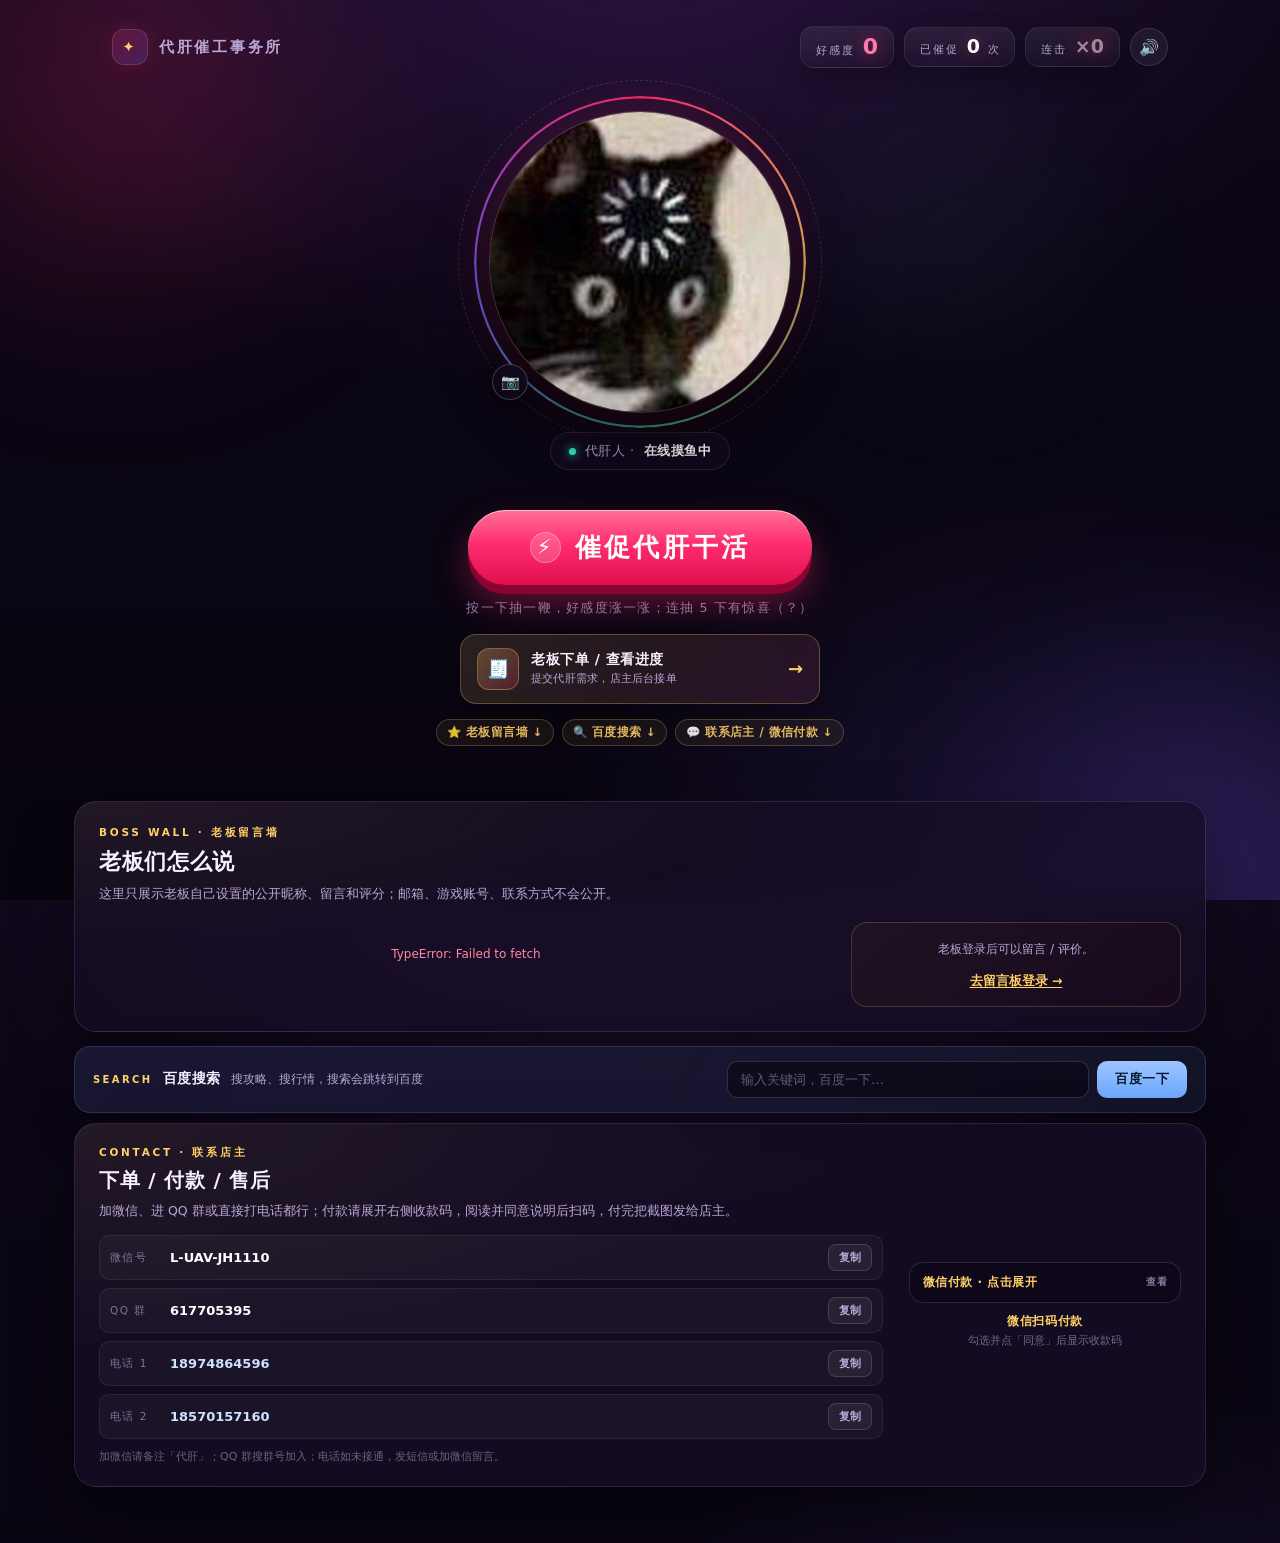
<file: index.html>
<!DOCTYPE html>
<html lang="zh-CN">
<head>
  <meta charset="UTF-8">
  <meta name="viewport" content="width=device-width, initial-scale=1, viewport-fit=cover">
  <meta name="theme-color" content="#0a0612">
  <meta name="baidu-site-verification" content="codeva-6WNXp0s3dZ">
  <meta name="applicable-device" content="pc,mobile">
  <meta name="description" content="按一下按钮，抽一鞭代肝人，好感度随机 +1。">
  <link rel="canonical" href="https://heimaojingzhang.xin/">
  <meta property="og:type" content="website">
  <meta property="og:title" content="代肝催工事务所 · 好感度+1">
  <meta property="og:description" content="按一下按钮，抽一鞭代肝人，好感度随机 +1。">
  <meta property="og:url" content="https://heimaojingzhang.xin/">
  <meta property="og:image" content="https://heimaojingzhang.xin/preview.png">
  <meta name="twitter:card" content="summary_large_image">
  <link rel="icon" href="data:image/svg+xml,%3Csvg xmlns='http://www.w3.org/2000/svg' viewBox='0 0 32 29'%3E%3Cpath fill='%23ff2d6f' d='M16 28S2 18 2 9.5C2 4.8 5.8 1 10.5 1c2.6 0 4.6 1.2 5.5 2.6C16.9 2.2 18.9 1 21.5 1 26.2 1 30 4.8 30 9.5 30 18 16 28 16 28Z'/%3E%3C/svg%3E">
  <title>代肝催工事务所 · 好感度+1</title>
  <link rel="stylesheet" href="styles.css">
  <link rel="stylesheet" href="assets/contact.css">
  <link rel="stylesheet" href="assets/wall.css">
</head>
<body>
  <!-- 背景层 -->
  <div class="bg" aria-hidden="true">
    <div class="bg-grid"></div>
    <div class="bg-glow g1"></div>
    <div class="bg-glow g2"></div>
    <div class="bg-glow g3"></div>
    <div class="bg-hearts" id="bgHearts"></div>
  </div>

  <!-- 顶部 HUD -->
  <header class="hud">
    <div class="brand">
      <span class="brand-icon">✦</span>
      <span class="brand-text">代肝催工事务所</span>
    </div>
    <div class="hud-stats">
      <div class="stat stat-affection">
        <span class="stat-label">好感度</span>
        <span class="stat-value" id="affectionValue">0</span>
      </div>
      <div class="stat">
        <span class="stat-label">已催促</span>
        <span class="stat-value stat-value--small" id="whippedValue">0</span>
        <span class="stat-unit">次</span>
      </div>
      <div class="stat stat-combo" id="comboStat">
        <span class="stat-label">连击</span>
        <span class="stat-value stat-value--small" id="comboValue">×0</span>
      </div>
      <button class="sound-toggle" id="soundToggle" type="button" aria-pressed="true" aria-label="关闭音效" title="关闭音效">🔊</button>
    </div>
  </header>

  <!-- 连击里程碑鼓励语 -->
  <div class="encourage" id="encourage" role="status" aria-live="polite">
    <div class="encourage-icon" aria-hidden="true">🔥</div>
    <div class="encourage-body">
      <div class="encourage-title" id="encourageTitle">连击 ×5！</div>
      <div class="encourage-text" id="encourageText">手感不错，继续保持！</div>
    </div>
  </div>

  <!-- 主舞台 -->
  <main class="stage">
    <div class="avatar-card" id="avatarCard">
      <div class="avatar-wrap" id="avatarWrap">
        <div class="ring ring-outer" aria-hidden="true"></div>
        <div class="ring ring-dashed" aria-hidden="true"></div>

        <div class="avatar-frame" id="avatarFrame" title="点它一鞭">
          <img class="avatar-img" id="avatarImg" src="assets/placeholder.svg" alt="被催促的代肝人头像" draggable="false">
          <div class="slash-layer" aria-hidden="true">
            <span class="slash s1"></span>
            <span class="slash s2"></span>
            <span class="slash s3"></span>
          </div>
          <div class="hit-flash" aria-hidden="true"></div>
        </div>

        <div class="impact" id="impact" aria-hidden="true"></div>
        <div class="pop-layer" id="popLayer" aria-hidden="true"></div>

        <!-- 鞭子 -->
        <div class="whip-layer" id="whipLayer" aria-hidden="true">
          <svg class="whip-svg" viewBox="0 0 460 460" fill="none" xmlns="http://www.w3.org/2000/svg">
            <defs>
              <linearGradient id="lashGradient" x1="392" y1="372" x2="118" y2="116" gradientUnits="userSpaceOnUse">
                <stop stop-color="#ffd166"/>
                <stop offset="0.55" stop-color="#ffe9c7"/>
                <stop offset="1" stop-color="#fff7ea"/>
              </linearGradient>
            </defs>
            <path class="whip-lash-shadow" pathLength="1" d="M392 372C352 330 320 268 288 244C256 220 214 214 178 186C152 166 132 142 118 116"/>
            <path class="whip-lash-glow" d="M392 372C352 330 320 268 288 244C256 220 214 214 178 186C152 166 132 142 118 116"/>
            <path class="whip-lash" pathLength="1" stroke="url(#lashGradient)" d="M392 372C352 330 320 268 288 244C256 220 214 214 178 186C152 166 132 142 118 116"/>
            <path class="whip-handle" d="M422 424L394 376"/>
            <path class="whip-handle-wrap" d="M406 396L414 408M399 384L407 396"/>
            <circle class="whip-tip" cx="118" cy="116" r="8"/>
          </svg>
        </div>

        <button class="avatar-edit" id="avatarEdit" type="button" aria-label="更换头像" title="更换头像">📷</button>
        <div class="drop-hint" id="dropHint" aria-hidden="true">松手，换上新头像</div>
      </div>

      <div class="meta-row">
        <div class="nameplate">
          <span class="status-dot" aria-hidden="true"></span>
          代肝人 · <span id="statusText">在线摸鱼中</span>
        </div>
      </div>
    </div>

    <div class="action">
      <button class="whip-btn" id="whipBtn" type="button">
        <span class="whip-btn-icon" aria-hidden="true">⚡</span>
        <span class="whip-btn-text">催促代肝干活</span>
      </button>
      <p class="hint">按一下抽一鞭，好感度涨一涨；连抽 5 下有惊喜（？）</p>
      <a class="boss-cta" href="messages.html">
        <span class="boss-cta-icon" aria-hidden="true">🧾</span>
        <span class="boss-cta-text">
          <b>老板下单 / 查看进度</b>
          <small>提交代肝需求，店主后台接单</small>
        </span>
        <span class="boss-cta-arrow" aria-hidden="true">→</span>
      </a>
      <div class="action-links">
        <a class="contact-jump" href="#wall">⭐ 老板留言墙 ↓</a>
        <a class="contact-jump" href="#baidu">🔍 百度搜索 ↓</a>
        <a class="contact-jump" href="#contact">💬 联系店主 / 微信付款 ↓</a>
      </div>
    </div>
  </main>

  <!-- 老板留言墙 -->
  <section class="wall" id="wall">
    <div class="wall-inner">
      <div class="wall-head">
        <p class="wall-eyebrow">BOSS WALL · 老板留言墙</p>
        <h2>老板们怎么说</h2>
        <p class="wall-sub">这里只展示老板自己设置的公开昵称、留言和评分；邮箱、游戏账号、联系方式不会公开。</p>
      </div>
      <div class="wall-body">
        <div class="wall-feed" id="wallFeed" aria-live="polite">
          <p class="wall-loading">正在加载留言…</p>
        </div>
        <div class="wall-side">
          <form class="wall-form" id="wallForm" hidden>
            <h3>写一条留言 / 评价</h3>
            <label class="wall-field">
              <span>公开昵称 <b>*</b></span>
              <input id="wallName" type="text" maxlength="20" autocomplete="nickname" placeholder="例如：黑猫警长">
            </label>
            <label class="wall-field">
              <span>留言内容 <b>*</b></span>
              <textarea id="wallContent" rows="3" maxlength="300" placeholder="说说这次代肝体验…"></textarea>
            </label>
            <div class="wall-rating">
              <span>评分（可选）</span>
              <div class="wall-stars" id="wallStars" role="group" aria-label="评分">
                <button type="button" data-star="1" aria-label="1 星">★</button>
                <button type="button" data-star="2" aria-label="2 星">★</button>
                <button type="button" data-star="3" aria-label="3 星">★</button>
                <button type="button" data-star="4" aria-label="4 星">★</button>
                <button type="button" data-star="5" aria-label="5 星">★</button>
              </div>
            </div>
            <button class="wall-submit" id="wallSubmit" type="submit">发布到留言墙</button>
            <p class="wall-msg" id="wallMsg" role="status"></p>
            <p class="wall-note">公开昵称和留言会展示给所有访客；请不要在留言里写邮箱、账号或联系方式。</p>
          </form>
          <div class="wall-login" id="wallLoggedOut" hidden>
            <p>老板登录后可以留言 / 评价。</p>
            <a href="messages.html">去留言板登录 →</a>
          </div>
          <div class="wall-login" id="wallOwnerNote" hidden>
            <p class="wall-owner-note">店主账号不参与老板留言墙；你可以在店主后台管理留言。</p>
          </div>
        </div>
      </div>
    </div>
  </section>

  <!-- 百度搜索 -->
  <section class="baidu-section" id="baidu">
    <div class="baidu-inner">
      <div class="baidu-copy">
        <p class="baidu-eyebrow">SEARCH</p>
        <b>百度搜索</b>
        <span>搜攻略、搜行情，搜索会跳转到百度</span>
      </div>
      <form class="baidu-form" action="https://www.baidu.com/s" method="get" target="_blank" accept-charset="UTF-8">
        <input type="search" name="wd" placeholder="输入关键词，百度一下…" autocomplete="off" aria-label="百度搜索关键词" required>
        <button type="submit">百度一下</button>
      </form>
    </div>
  </section>

  <!-- 联系店主 / 微信经营收款码 -->
  <footer class="contact" id="contact">
    <div class="contact-inner">
      <div class="contact-copy">
        <p class="contact-eyebrow">CONTACT · 联系店主</p>
        <h2>下单 / 付款 / 售后</h2>
        <p class="contact-lead">加微信、进 QQ 群或直接打电话都行；付款请展开右侧收款码，阅读并同意说明后扫码，付完把截图发给店主。</p>
        <div class="contact-rows">
          <div class="contact-row">
            <span class="contact-label">微信号</span>
            <b class="contact-value">L-UAV-JH1110</b>
            <button class="contact-copy-btn" type="button" data-copy="L-UAV-JH1110">复制</button>
          </div>
          <div class="contact-row">
            <span class="contact-label">QQ 群</span>
            <b class="contact-value">617705395</b>
            <button class="contact-copy-btn" type="button" data-copy="617705395">复制</button>
          </div>
          <div class="contact-row">
            <span class="contact-label">电话 1</span>
            <a class="contact-value" href="tel:18974864596">18974864596</a>
            <button class="contact-copy-btn" type="button" data-copy="18974864596">复制</button>
          </div>
          <div class="contact-row">
            <span class="contact-label">电话 2</span>
            <a class="contact-value" href="tel:18570157160">18570157160</a>
            <button class="contact-copy-btn" type="button" data-copy="18570157160">复制</button>
          </div>
        </div>
        <p class="contact-note">加微信请备注「代肝」；QQ 群搜群号加入；电话如未接通，发短信或加微信留言。</p>
      </div>
      <div class="pay-card">
        <details class="pay-details">
          <summary class="pay-summary">微信付款 · 点击展开</summary>
          <div class="pay-panel">
            <div class="pay-consent">
              <input type="checkbox" id="payAgree" data-pay-agree>
              <label for="payAgree">我已阅读并同意 <a href="terms.html" target="_blank" rel="noreferrer">《付款与服务说明》</a>，并了解代肝服务的账号风险与退款规则。</label>
            </div>
            <button class="pay-agree-btn" type="button" data-pay-confirm disabled>同意并查看收款码</button>
            <div class="pay-qr" hidden>
              <img class="pay-img" src="assets/wechat-pay.png" alt="微信经营收款码" loading="lazy">
              <span class="pay-fallback">收款码<br>暂未上传</span>
            </div>
          </div>
        </details>
        <div class="pay-caption">
          <b>微信扫码付款</b>
          <small>勾选并点「同意」后显示收款码</small>
        </div>
      </div>
    </div>
  </footer>

  <div class="toast" id="toast" role="status" aria-live="polite"></div>
  <input type="file" id="avatarInput" accept="image/*" hidden>

  <script src="app.js"></script>
  <script src="assets/contact.js"></script>
  <script src="vendor/supabase.js"></script>
  <script src="assets/supabase-config.js"></script>
  <script src="assets/urge-tracker.js"></script>
  <script src="assets/wall.js"></script>
</body>
</html>
</file>
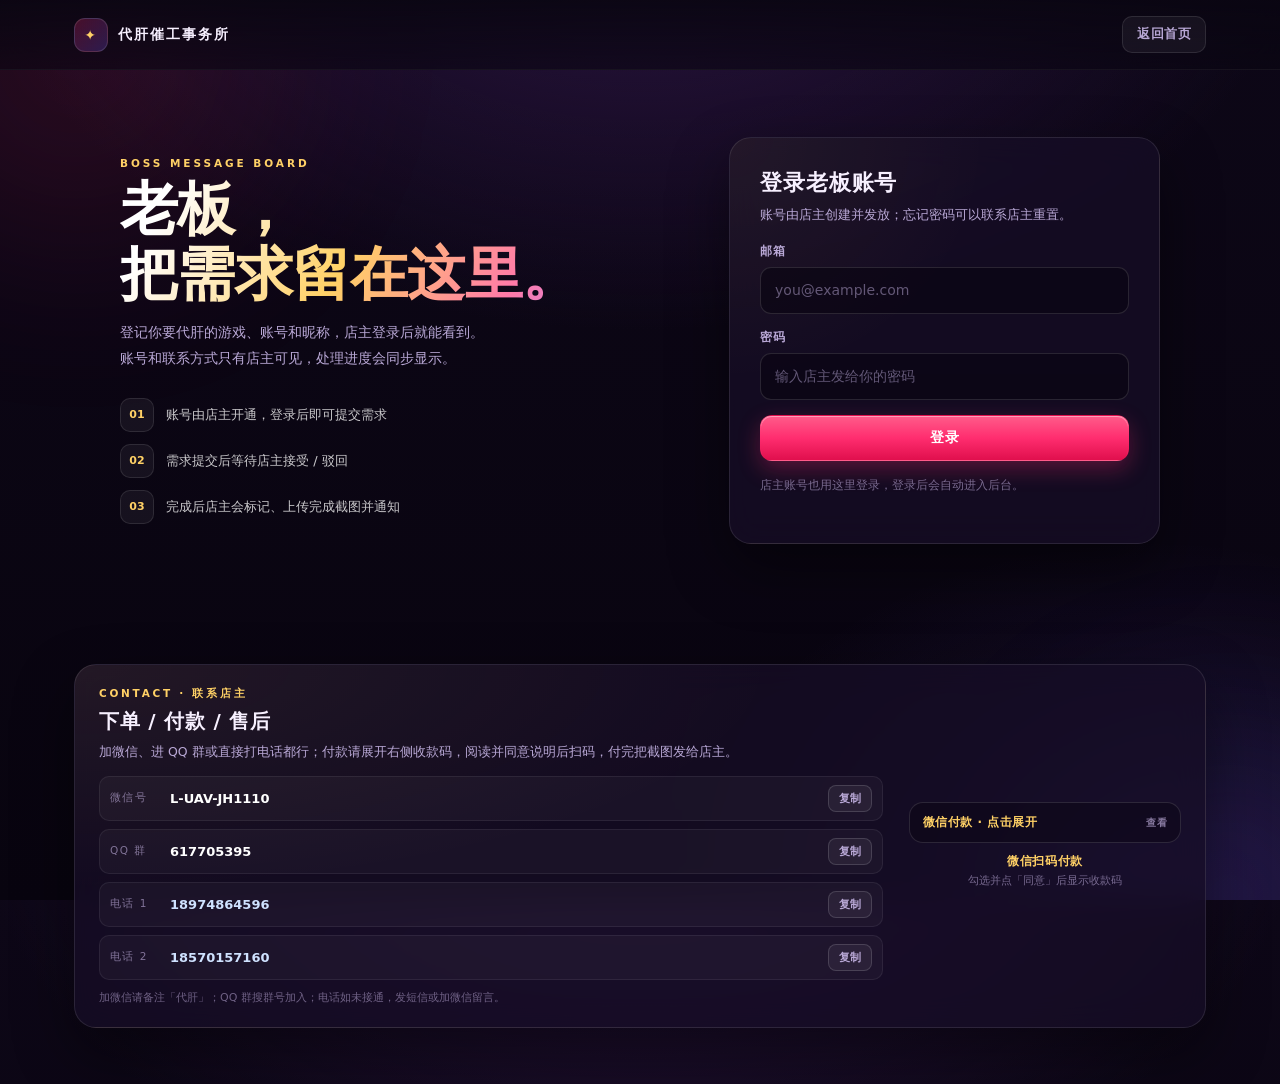
<file: messages.html>
<!DOCTYPE html>
<html lang="zh-CN">
<head>
  <meta charset="UTF-8">
  <meta name="viewport" content="width=device-width, initial-scale=1, viewport-fit=cover">
  <meta name="theme-color" content="#0a0612">
  <meta name="robots" content="noindex, nofollow">
  <meta name="description" content="老板代肝需求留言板：登记游戏、账号、昵称和需求，店主处理后可查看进度。">
  <link rel="icon" href="data:image/svg+xml,%3Csvg xmlns='http://www.w3.org/2000/svg' viewBox='0 0 32 29'%3E%3Cpath fill='%23ff2d6f' d='M16 28S2 18 2 9.5C2 4.8 5.8 1 10.5 1c2.6 0 4.6 1.2 5.5 2.6C16.9 2.2 18.9 1 21.5 1 26.2 1 30 4.8 30 9.5 30 18 16 28 16 28Z'/%3E%3C/svg%3E">
  <title>老板留言 · 代肝催工事务所</title>
  <link rel="stylesheet" href="messages.css">
  <link rel="stylesheet" href="assets/contact.css">
  <link rel="stylesheet" href="assets/wall.css">
</head>
<body>
  <div class="bg" aria-hidden="true">
    <div class="bg-grid"></div>
    <div class="bg-glow g1"></div>
    <div class="bg-glow g2"></div>
  </div>

  <header class="nav">
    <div class="nav-inner">
      <a class="nav-brand" href="index.html">
        <span class="nav-mark">✦</span>
        <span>代肝催工事务所</span>
      </a>
      <div class="nav-right">
        <span class="nav-user" id="navUser" hidden></span>
        <button class="btn btn-ghost btn-sm" id="logoutBtn" type="button" hidden>退出登录</button>
        <a class="btn btn-ghost btn-sm" href="index.html">返回首页</a>
      </div>
    </div>
  </header>

  <main class="page">
    <!-- 载入中 -->
    <section class="panel state-panel" id="loadingView">
      <span class="spinner" aria-hidden="true"></span>
      <p>正在连接留言服务…</p>
    </section>

    <!-- 未登录 -->
    <section class="auth-layout" id="authView" hidden>
      <div class="auth-intro">
        <p class="eyebrow">BOSS MESSAGE BOARD</p>
        <h1>老板，<br>把需求留在这里。</h1>
        <p class="lead">
          登记你要代肝的游戏、账号和昵称，店主登录后就能看到。<br>
          账号和联系方式只有店主可见，处理进度会同步显示。
        </p>
        <ul class="feature-list">
          <li><span>01</span> 账号由店主开通，登录后即可提交需求</li>
          <li><span>02</span> 需求提交后等待店主接受 / 驳回</li>
          <li><span>03</span> 完成后店主会标记、上传完成截图并通知</li>
        </ul>
      </div>

      <div class="panel auth-panel">
        <h2 class="auth-title">登录老板账号</h2>
        <p class="auth-sub">账号由店主创建并发放；忘记密码可以联系店主重置。</p>

        <form class="form" id="loginForm" novalidate>
          <label class="field">
            <span>邮箱</span>
            <input type="email" name="email" autocomplete="email" placeholder="you@example.com" required>
          </label>
          <label class="field">
            <span>密码</span>
            <input type="password" name="password" autocomplete="current-password" placeholder="输入店主发给你的密码" required>
          </label>
          <button class="btn btn-primary" type="submit">登录</button>
          <p class="form-hint">店主账号也用这里登录，登录后会自动进入后台。</p>
        </form>

        <p class="form-msg" id="authMsg" role="status"></p>
      </div>
    </section>

    <!-- 老板视图 -->
    <section id="bossView" hidden>
      <div class="page-head">
        <div>
          <p class="eyebrow">BOSS CONSOLE</p>
          <h1>老板留言板</h1>
          <p class="page-sub" id="bossWelcome"></p>
        </div>
        <button class="btn btn-ghost" id="bossRefresh" type="button">刷新</button>
      </div>

      <div class="panel public-name-panel">
        <div class="public-name-copy">
          <b>公开昵称</b>
          <p>会显示在首页老板留言墙；邮箱、游戏账号、联系方式不会公开。<a class="public-name-link" href="index.html#wall" target="_blank" rel="noreferrer">查看留言墙 →</a></p>
        </div>
        <div class="public-name-edit">
          <input id="publicNameInput" type="text" maxlength="20" placeholder="例如：黑猫警长" autocomplete="nickname">
          <button class="btn btn-sm btn-ghost" id="publicNameSave" type="button">保存</button>
        </div>
        <p class="form-msg" id="publicNameMsg" role="status"></p>
      </div>

      <div class="boss-grid">
        <div class="panel form-panel">
          <h2>提交代肝需求</h2>
          <p class="panel-sub">带 <span class="req">*</span> 的为必填；账号信息只有店主能看到。</p>
          <form class="form" id="requestForm" novalidate>
            <div class="field-row">
              <label class="field">
                <span>游戏名称 <span class="req">*</span></span>
                <input type="text" name="game_name" maxlength="40" placeholder="王者荣耀 / 原神 / 三角洲" required>
              </label>
              <label class="field">
                <span>游戏昵称 <span class="req">*</span></span>
                <input type="text" name="game_nickname" maxlength="40" placeholder="游戏里显示的名字" required>
              </label>
            </div>
            <label class="field">
              <span>游戏账号 <span class="req">*</span></span>
              <input type="text" name="game_account" maxlength="80" placeholder="登录用的账号 / 手机号 / UID" required>
            </label>
            <label class="field">
              <span>代肝需求 / 目标</span>
              <textarea name="demand" rows="3" maxlength="500" placeholder="例如：上王者、刷满体力、打完活动、指定段位…"></textarea>
            </label>
            <div class="field-row">
              <label class="field">
                <span>联系方式</span>
                <input type="text" name="contact" maxlength="80" placeholder="微信 / QQ">
              </label>
              <label class="field">
                <span>截止时间</span>
                <input type="date" name="deadline">
              </label>
            </div>
            <label class="field">
              <span>备注 / 截图说明</span>
              <textarea name="note" rows="2" maxlength="500" placeholder="区服、段位、预算或其它说明"></textarea>
            </label>
            <label class="field">
              <span>截图（可选）</span>
              <input type="file" id="requestImage" accept="image/png,image/jpeg,image/webp" class="file-input">
              <small class="form-hint" id="requestImageHint">支持 JPG / PNG / WebP，自动压缩，只有店主能看到。</small>
            </label>
            <button class="btn btn-primary" type="submit">提交需求</button>
            <p class="form-hint">付款 / 售后问题：<a class="contact-inline-link" href="#contact">拉到页面底部联系店主 ↓</a></p>
            <p class="form-msg" id="requestMsg" role="status"></p>
          </form>
        </div>

        <div class="panel list-panel">
          <div class="list-head">
            <h2>我的需求</h2>
            <span class="count" id="myCount">0 条</span>
          </div>
          <div class="request-list" id="myList">
            <p class="empty">还没有提交过需求。</p>
          </div>
          <div class="load-more">
            <button class="btn btn-ghost btn-sm" id="bossMore" type="button" hidden>加载更多</button>
          </div>
        </div>
      </div>
    </section>

    <!-- 店主后台 -->
    <section id="ownerView" hidden>
      <div class="page-head">
        <div>
          <p class="eyebrow">OWNER DASHBOARD</p>
          <h1>店主后台</h1>
          <p class="page-sub" id="ownerWelcome"></p>
        </div>
        <button class="btn btn-ghost" id="ownerRefresh" type="button">刷新</button>
      </div>

      <div class="panel stats-panel">
        <div class="list-head">
          <h2>数据统计</h2>
          <div class="stats-actions">
            <span id="statsUpdated" class="count"></span>
            <button class="btn btn-ghost btn-sm" id="exportCsv" type="button">导出需求 CSV</button>
          </div>
        </div>
        <div class="stat-cards" id="statCards">
          <p class="empty">加载中…</p>
        </div>
        <div class="stats-cols">
          <div class="stats-block">
            <h3>最近 7 天催更</h3>
            <div class="chart" id="urgeChart"></div>
          </div>
          <div class="stats-block">
            <h3>游戏分布</h3>
            <div id="gameStats" class="game-stats"></div>
          </div>
        </div>
        <div class="stats-block boss-urge-block">
          <div class="list-head">
            <h3>老板催更次数</h3>
            <span class="count" id="bossUrgeHint">只统计登录过留言板的老板 · 满 30 次提醒一次</span>
          </div>
          <div class="boss-urge-list" id="bossUrgeList">
            <p class="empty">加载中…</p>
          </div>
        </div>
      </div>

      <div class="admin-bar">
        <div class="filters" id="filters">
          <button class="filter is-active" type="button" data-filter="all">全部 <span id="countAll">0</span></button>
          <button class="filter" type="button" data-filter="pending">待审核 <span id="countPending">0</span></button>
          <button class="filter" type="button" data-filter="accepted">已接受 <span id="countAccepted">0</span></button>
          <button class="filter" type="button" data-filter="rejected">已驳回 <span id="countRejected">0</span></button>
          <button class="filter" type="button" data-filter="completed">已完成 <span id="countCompleted">0</span></button>
        </div>
      </div>

      <div class="cleanup-bar" id="cleanupBar">
        <span class="cleanup-label">清理数据</span>
        <button class="btn btn-ghost btn-sm" type="button" data-clear="completed">清空已完成 <b data-clear-count="completed">0</b></button>
        <button class="btn btn-ghost btn-sm" type="button" data-clear="rejected">清空已驳回 <b data-clear-count="rejected">0</b></button>
        <button class="btn btn-ghost btn-sm" type="button" data-clear="accepted">清空已接受 <b data-clear-count="accepted">0</b></button>
        <button class="btn btn-ghost btn-sm clear-all" type="button" data-clear="all">清空全部 <b data-clear-count="all">0</b></button>
        <span class="cleanup-tip">删除后不可恢复，截图和评价会一起删</span>
      </div>

      <div class="panel owner-help">
        <div>
          <b>老板账号由你创建后发放</b>
          <p>在 Supabase 后台打开「Authentication → Users → Add user」，填老板邮箱和密码并勾选 Auto Confirm，然后把邮箱+密码发给老板。老板打开本页登录即可提交需求。接受或完成需求后，可以在卡片里上传完成截图，老板刷新即可看到。</p>
        </div>
        <a class="btn btn-ghost btn-sm" href="https://supabase.com/dashboard/project/hxxqacdeioshtvzhgroj/auth/users" target="_blank" rel="noreferrer">打开用户管理 →</a>
      </div>

      <div class="panel accounts-panel">
        <div class="list-head">
          <h2>老板账号</h2>
          <span class="count" id="bossAccountCount">0 个</span>
        </div>
        <p class="panel-sub">老板忘记密码时，直接这里重置；把新密码发给老板即可。</p>
        <div class="account-list" id="bossAccounts">
          <p class="empty">还没有老板账号。</p>
        </div>
      </div>

      <div class="panel wall-admin-panel">
        <div class="list-head">
          <h2>首页留言墙</h2>
          <span class="count" id="wallAdminCount">0 条</span>
        </div>
        <p class="panel-sub">老板公开发布的留言；这里能看到老板邮箱，方便管理。删除后首页立刻消失。</p>
        <div class="wall-admin-list" id="wallAdminList">
          <p class="empty">加载中…</p>
        </div>
      </div>

      <div class="request-list admin-list" id="adminList">
        <p class="empty">还没有老板留言。</p>
      </div>
      <div class="load-more">
        <button class="btn btn-ghost btn-sm" id="ownerMore" type="button" hidden>加载更多</button>
      </div>
    </section>
  </main>

  <!-- 联系店主 / 微信经营收款码 -->
  <footer class="contact" id="contact">
    <div class="contact-inner">
      <div class="contact-copy">
        <p class="contact-eyebrow">CONTACT · 联系店主</p>
        <h2>下单 / 付款 / 售后</h2>
        <p class="contact-lead">加微信、进 QQ 群或直接打电话都行；付款请展开右侧收款码，阅读并同意说明后扫码，付完把截图发给店主。</p>
        <div class="contact-rows">
          <div class="contact-row">
            <span class="contact-label">微信号</span>
            <b class="contact-value">L-UAV-JH1110</b>
            <button class="contact-copy-btn" type="button" data-copy="L-UAV-JH1110">复制</button>
          </div>
          <div class="contact-row">
            <span class="contact-label">QQ 群</span>
            <b class="contact-value">617705395</b>
            <button class="contact-copy-btn" type="button" data-copy="617705395">复制</button>
          </div>
          <div class="contact-row">
            <span class="contact-label">电话 1</span>
            <a class="contact-value" href="tel:18974864596">18974864596</a>
            <button class="contact-copy-btn" type="button" data-copy="18974864596">复制</button>
          </div>
          <div class="contact-row">
            <span class="contact-label">电话 2</span>
            <a class="contact-value" href="tel:18570157160">18570157160</a>
            <button class="contact-copy-btn" type="button" data-copy="18570157160">复制</button>
          </div>
        </div>
        <p class="contact-note">加微信请备注「代肝」；QQ 群搜群号加入；电话如未接通，发短信或加微信留言。</p>
      </div>
      <div class="pay-card">
        <details class="pay-details">
          <summary class="pay-summary">微信付款 · 点击展开</summary>
          <div class="pay-panel">
            <div class="pay-consent">
              <input type="checkbox" id="payAgree" data-pay-agree>
              <label for="payAgree">我已阅读并同意 <a href="terms.html" target="_blank" rel="noreferrer">《付款与服务说明》</a>，并了解代肝服务的账号风险与退款规则。</label>
            </div>
            <button class="pay-agree-btn" type="button" data-pay-confirm disabled>同意并查看收款码</button>
            <div class="pay-qr" hidden>
              <img class="pay-img" src="assets/wechat-pay.png" alt="微信经营收款码" loading="lazy">
              <span class="pay-fallback">收款码<br>暂未上传</span>
            </div>
          </div>
        </details>
        <div class="pay-caption">
          <b>微信扫码付款</b>
          <small>勾选并点「同意」后显示收款码</small>
        </div>
      </div>
    </div>
  </footer>

  <div class="toast" id="toast" role="status" aria-live="polite"></div>

  <div class="modal" id="resetModal" hidden>
    <div class="modal-backdrop" data-close="1"></div>
    <div class="modal-card" role="dialog" aria-modal="true" aria-labelledby="resetTitle">
      <h3 id="resetTitle">重置老板密码</h3>
      <p class="modal-sub" id="resetTarget"></p>
      <form class="form" id="resetForm" novalidate>
        <label class="field">
          <span>新密码</span>
          <input type="password" id="resetPassword" minlength="6" autocomplete="new-password" placeholder="至少 6 位" required>
        </label>
        <label class="field">
          <span>确认新密码</span>
          <input type="password" id="resetConfirm" minlength="6" autocomplete="new-password" placeholder="再输一次" required>
        </label>
        <p class="form-msg" id="resetMsg" role="status"></p>
        <div class="modal-actions">
          <button class="btn btn-ghost" type="button" id="resetCancel">取消</button>
          <button class="btn btn-primary" type="submit">确认重置</button>
        </div>
      </form>
    </div>
  </div>

  <script src="vendor/supabase.js"></script>
  <script src="assets/supabase-config.js"></script>
  <script src="messages.js"></script>
  <script src="assets/contact.js"></script>
</body>
</html>
</file>
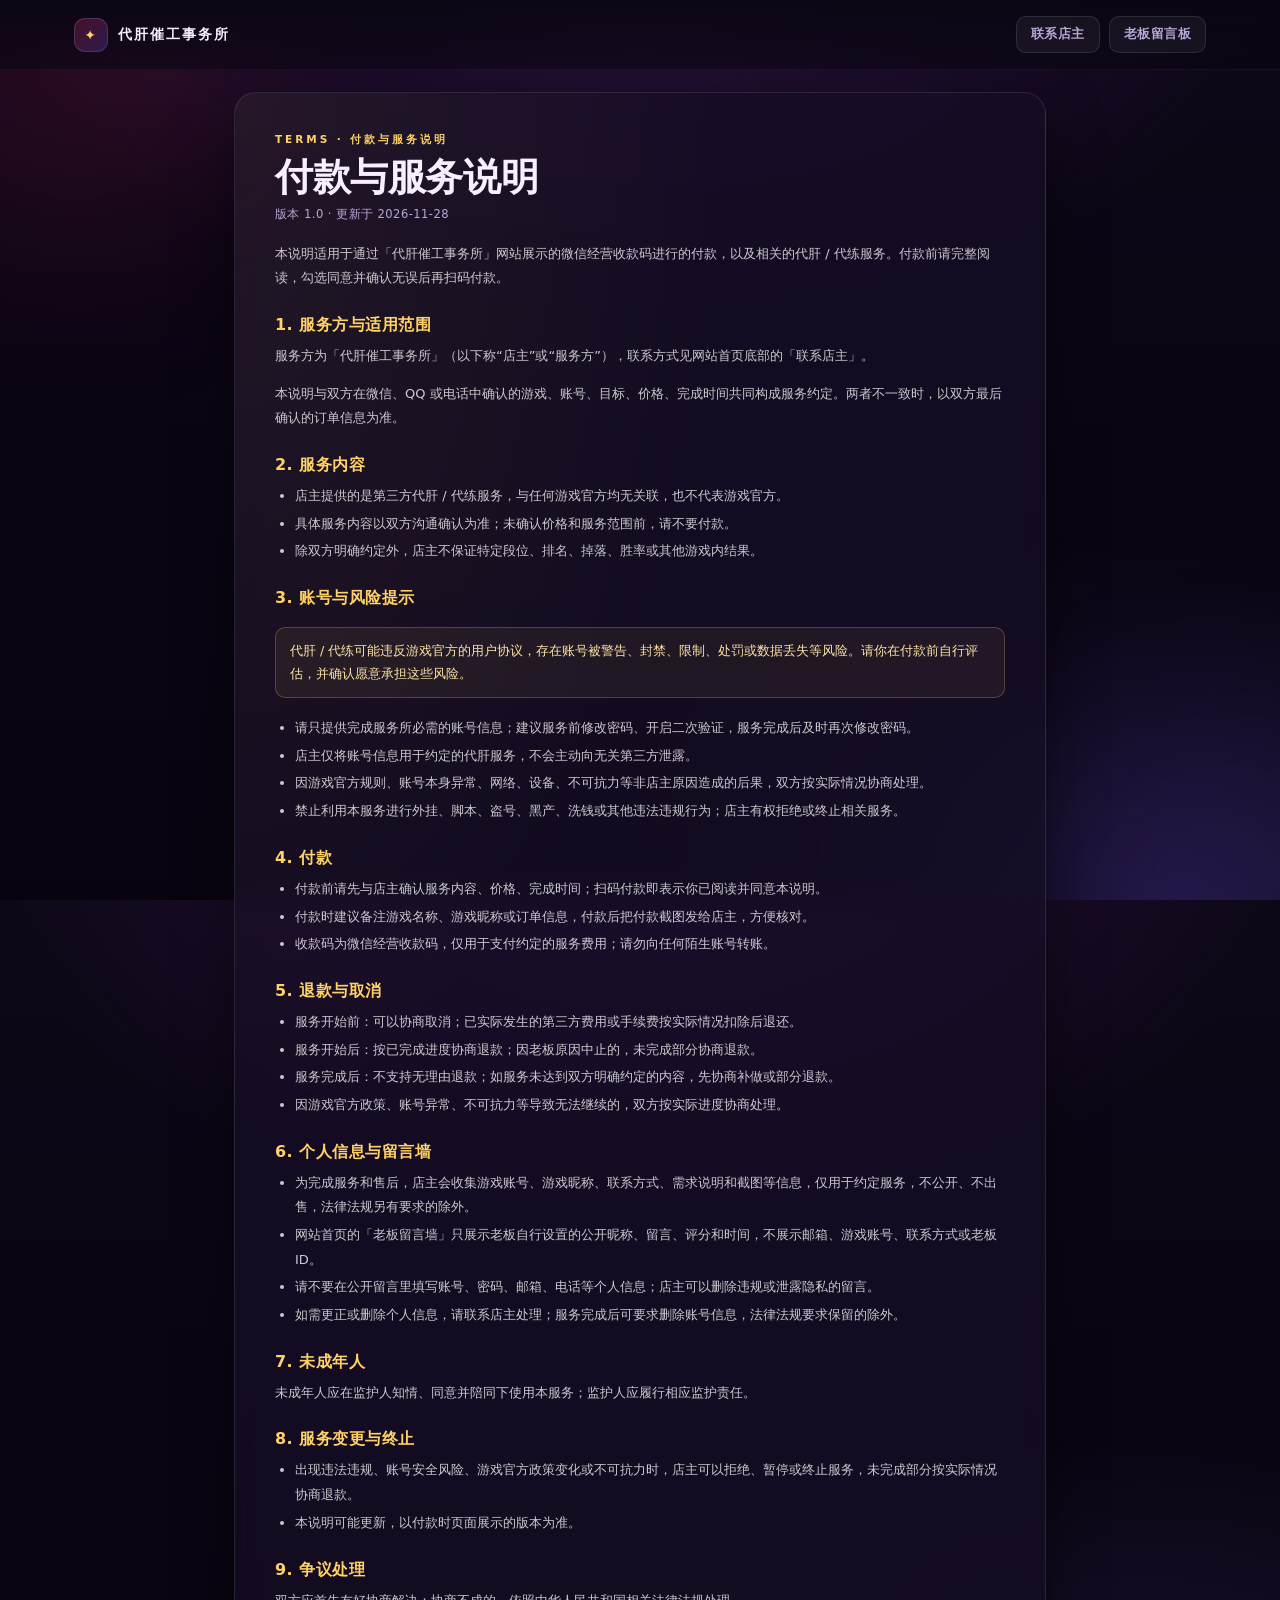
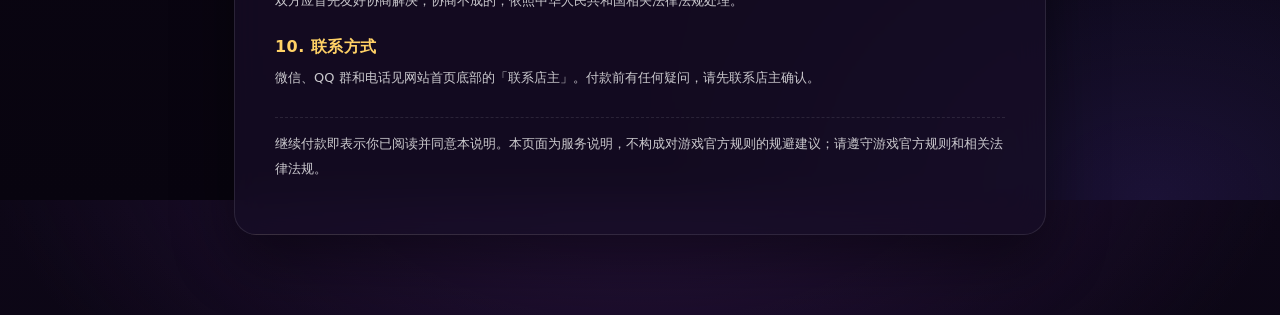
<file: terms.html>
<!DOCTYPE html>
<html lang="zh-CN">
<head>
  <meta charset="UTF-8">
  <meta name="viewport" content="width=device-width, initial-scale=1, viewport-fit=cover">
  <meta name="theme-color" content="#0a0612">
  <meta name="robots" content="noindex, follow">
  <meta name="description" content="代肝催工事务所付款与服务说明：服务内容、账号风险、付款、退款、个人信息与争议处理。">
  <link rel="icon" href="data:image/svg+xml,%3Csvg xmlns='http://www.w3.org/2000/svg' viewBox='0 0 32 29'%3E%3Cpath fill='%23ff2d6f' d='M16 28S2 18 2 9.5C2 4.8 5.8 1 10.5 1c2.6 0 4.6 1.2 5.5 2.6C16.9 2.2 18.9 1 21.5 1 26.2 1 30 4.8 30 9.5 30 18 16 28 16 28Z'/%3E%3C/svg%3E">
  <title>付款与服务说明 · 代肝催工事务所</title>
  <link rel="stylesheet" href="messages.css">
  <link rel="stylesheet" href="assets/legal.css">
</head>
<body>
  <div class="bg" aria-hidden="true">
    <div class="bg-grid"></div>
    <div class="bg-glow g1"></div>
    <div class="bg-glow g2"></div>
  </div>

  <header class="nav">
    <div class="nav-inner">
      <a class="nav-brand" href="index.html">
        <span class="nav-mark">✦</span>
        <span>代肝催工事务所</span>
      </a>
      <div class="nav-right">
        <a class="btn btn-ghost btn-sm" href="index.html#contact">联系店主</a>
        <a class="btn btn-ghost btn-sm" href="messages.html">老板留言板</a>
      </div>
    </div>
  </header>

  <main class="page legal-page">
    <article class="panel legal-card">
      <p class="eyebrow">TERMS · 付款与服务说明</p>
      <h1>付款与服务说明</h1>
      <p class="legal-meta">版本 1.0 · 更新于 2026-11-28</p>

      <div class="legal-body">
        <p>本说明适用于通过「代肝催工事务所」网站展示的微信经营收款码进行的付款，以及相关的代肝 / 代练服务。付款前请完整阅读，勾选同意并确认无误后再扫码付款。</p>

        <h2>1. 服务方与适用范围</h2>
        <p>服务方为「代肝催工事务所」（以下称“店主”或“服务方”），联系方式见网站首页底部的「联系店主」。</p>
        <p>本说明与双方在微信、QQ 或电话中确认的游戏、账号、目标、价格、完成时间共同构成服务约定。两者不一致时，以双方最后确认的订单信息为准。</p>

        <h2>2. 服务内容</h2>
        <ul>
          <li>店主提供的是第三方代肝 / 代练服务，与任何游戏官方均无关联，也不代表游戏官方。</li>
          <li>具体服务内容以双方沟通确认为准；未确认价格和服务范围前，请不要付款。</li>
          <li>除双方明确约定外，店主不保证特定段位、排名、掉落、胜率或其他游戏内结果。</li>
        </ul>

        <h2>3. 账号与风险提示</h2>
        <div class="legal-alert">代肝 / 代练可能违反游戏官方的用户协议，存在账号被警告、封禁、限制、处罚或数据丢失等风险。请你在付款前自行评估，并确认愿意承担这些风险。</div>
        <ul>
          <li>请只提供完成服务所必需的账号信息；建议服务前修改密码、开启二次验证，服务完成后及时再次修改密码。</li>
          <li>店主仅将账号信息用于约定的代肝服务，不会主动向无关第三方泄露。</li>
          <li>因游戏官方规则、账号本身异常、网络、设备、不可抗力等非店主原因造成的后果，双方按实际情况协商处理。</li>
          <li>禁止利用本服务进行外挂、脚本、盗号、黑产、洗钱或其他违法违规行为；店主有权拒绝或终止相关服务。</li>
        </ul>

        <h2>4. 付款</h2>
        <ul>
          <li>付款前请先与店主确认服务内容、价格、完成时间；扫码付款即表示你已阅读并同意本说明。</li>
          <li>付款时建议备注游戏名称、游戏昵称或订单信息，付款后把付款截图发给店主，方便核对。</li>
          <li>收款码为微信经营收款码，仅用于支付约定的服务费用；请勿向任何陌生账号转账。</li>
        </ul>

        <h2>5. 退款与取消</h2>
        <ul>
          <li>服务开始前：可以协商取消；已实际发生的第三方费用或手续费按实际情况扣除后退还。</li>
          <li>服务开始后：按已完成进度协商退款；因老板原因中止的，未完成部分协商退款。</li>
          <li>服务完成后：不支持无理由退款；如服务未达到双方明确约定的内容，先协商补做或部分退款。</li>
          <li>因游戏官方政策、账号异常、不可抗力等导致无法继续的，双方按实际进度协商处理。</li>
        </ul>

        <h2>6. 个人信息与留言墙</h2>
        <ul>
          <li>为完成服务和售后，店主会收集游戏账号、游戏昵称、联系方式、需求说明和截图等信息，仅用于约定服务，不公开、不出售，法律法规另有要求的除外。</li>
          <li>网站首页的「老板留言墙」只展示老板自行设置的公开昵称、留言、评分和时间，不展示邮箱、游戏账号、联系方式或老板 ID。</li>
          <li>请不要在公开留言里填写账号、密码、邮箱、电话等个人信息；店主可以删除违规或泄露隐私的留言。</li>
          <li>如需更正或删除个人信息，请联系店主处理；服务完成后可要求删除账号信息，法律法规要求保留的除外。</li>
        </ul>

        <h2>7. 未成年人</h2>
        <p>未成年人应在监护人知情、同意并陪同下使用本服务；监护人应履行相应监护责任。</p>

        <h2>8. 服务变更与终止</h2>
        <ul>
          <li>出现违法违规、账号安全风险、游戏官方政策变化或不可抗力时，店主可以拒绝、暂停或终止服务，未完成部分按实际情况协商退款。</li>
          <li>本说明可能更新，以付款时页面展示的版本为准。</li>
        </ul>

        <h2>9. 争议处理</h2>
        <p>双方应首先友好协商解决；协商不成的，依照中华人民共和国相关法律法规处理。</p>

        <h2>10. 联系方式</h2>
        <p>微信、QQ 群和电话见网站首页底部的「联系店主」。付款前有任何疑问，请先联系店主确认。</p>

        <p class="legal-foot">继续付款即表示你已阅读并同意本说明。本页面为服务说明，不构成对游戏官方规则的规避建议；请遵守游戏官方规则和相关法律法规。</p>
      </div>
    </article>
  </main>
</body>
</html>
</file>
<file: styles.css>
/* ============================================================
   代肝催工事务所 · 样式表
   ============================================================ */

:root {
  --pink: #ff2d6f;
  --pink-soft: #ff7aa8;
  --gold: #ffd166;
  --violet: #7c5cff;
  --mint: #2ee6c5;
  --text: #f7f0ff;
  --muted: #b9a8d6;
  --bg-0: #08040f;
  --bg-1: #150b22;
}

* { box-sizing: border-box; }

html { height: 100%; }

body {
  margin: 0;
  min-height: 100vh;
  min-height: 100svh;
  display: flex;
  flex-direction: column;
  overflow-x: hidden;
  color: var(--text);
  font-family: "Segoe UI", "Microsoft YaHei", "PingFang SC", "Hiragino Sans GB", system-ui, -apple-system, sans-serif;
  background:
    radial-gradient(1200px 800px at 50% -10%, #2a1440 0%, transparent 60%),
    radial-gradient(900px 700px at 85% 100%, rgba(124, 92, 255, 0.18) 0%, transparent 60%),
    linear-gradient(180deg, #0d0717 0%, var(--bg-0) 100%);
  -webkit-font-smoothing: antialiased;
  user-select: none;
  -webkit-tap-highlight-color: transparent;
}

/* ============ 背景 ============ */

.bg {
  position: fixed;
  inset: 0;
  z-index: 0;
  overflow: hidden;
  pointer-events: none;
}

.bg-grid {
  position: absolute;
  left: -20%;
  right: -20%;
  bottom: -12%;
  height: 92%;
  background-image:
    linear-gradient(rgba(255, 255, 255, 0.06) 1px, transparent 1px),
    linear-gradient(90deg, rgba(255, 255, 255, 0.06) 1px, transparent 1px);
  background-size: 52px 52px;
  transform: perspective(700px) rotateX(62deg);
  transform-origin: 50% 100%;
  -webkit-mask-image: radial-gradient(ellipse 62% 72% at 50% 100%, #000 18%, transparent 72%);
  mask-image: radial-gradient(ellipse 62% 72% at 50% 100%, #000 18%, transparent 72%);
  opacity: 0.6;
}

.bg-glow {
  position: absolute;
  border-radius: 50%;
  filter: blur(90px);
  opacity: 0.5;
}

.bg-glow.g1 {
  width: 46vmax;
  height: 46vmax;
  left: -14vmax;
  top: -16vmax;
  background: radial-gradient(circle, rgba(255, 45, 111, 0.55), transparent 65%);
}

.bg-glow.g2 {
  width: 42vmax;
  height: 42vmax;
  right: -16vmax;
  bottom: -18vmax;
  background: radial-gradient(circle, rgba(124, 92, 255, 0.55), transparent 65%);
  animation: glow-pulse 9s ease-in-out infinite alternate;
}

.bg-glow.g3 {
  width: 26vmax;
  height: 26vmax;
  right: 12vw;
  top: 8vh;
  background: radial-gradient(circle, rgba(46, 230, 197, 0.18), transparent 65%);
}

.bg-hearts {
  position: absolute;
  inset: 0;
}

.bg-heart {
  position: absolute;
  bottom: -12vh;
  color: rgba(255, 90, 140, 0.5);
  line-height: 1;
  animation-name: bg-float;
  animation-timing-function: linear;
  animation-iteration-count: infinite;
  will-change: transform, opacity;
}

/* ============ 顶部 HUD ============ */

.hud {
  position: relative;
  z-index: 10;
  width: 100%;
  max-width: 1120px;
  margin: 0 auto;
  padding: clamp(16px, 2.4vw, 26px) clamp(16px, 3vw, 32px);
  display: flex;
  align-items: center;
  justify-content: space-between;
  gap: 16px;
}

.brand {
  display: flex;
  align-items: center;
  gap: 11px;
  font-size: clamp(13px, 1.4vw, 15px);
  font-weight: 800;
  letter-spacing: 0.18em;
  color: var(--muted);
  white-space: nowrap;
}

.brand-icon {
  display: grid;
  place-items: center;
  width: 36px;
  height: 36px;
  border-radius: 12px;
  color: var(--gold);
  background: linear-gradient(135deg, rgba(255, 45, 111, 0.22), rgba(124, 92, 255, 0.22));
  border: 1px solid rgba(255, 255, 255, 0.12);
  box-shadow: 0 0 22px rgba(255, 45, 111, 0.16);
}

.hud-stats {
  display: flex;
  align-items: center;
  gap: 10px;
}

.stat {
  display: flex;
  align-items: baseline;
  gap: 8px;
  padding: 9px 15px;
  border-radius: 14px;
  background: linear-gradient(180deg, rgba(255, 255, 255, 0.075), rgba(255, 255, 255, 0.025));
  border: 1px solid rgba(255, 255, 255, 0.09);
  box-shadow: 0 10px 26px rgba(0, 0, 0, 0.28);
  backdrop-filter: blur(10px);
  -webkit-backdrop-filter: blur(10px);
}

.stat-label {
  font-size: 10.5px;
  letter-spacing: 0.18em;
  color: var(--muted);
}

.stat-value {
  font-size: clamp(18px, 2vw, 22px);
  font-weight: 800;
  line-height: 1;
  font-variant-numeric: tabular-nums;
  text-shadow: 0 0 18px rgba(255, 45, 111, 0.6);
}

.stat-affection .stat-value { color: var(--pink-soft); }

.stat-value--small {
  font-size: clamp(16px, 1.8vw, 19px);
  color: #fff;
}

.stat-unit {
  font-size: 10.5px;
  color: var(--muted);
}

.stat.is-bump { animation: stat-bump 420ms cubic-bezier(0.2, 0.8, 0.2, 1); }

.stat-combo .stat-value {
  color: rgba(255, 255, 255, 0.5);
  transition: color 0.2s ease, text-shadow 0.2s ease;
}

.stat-combo.is-hot {
  border-color: rgba(255, 209, 102, 0.4);
  box-shadow:
    0 10px 26px rgba(0, 0, 0, 0.28),
    0 0 24px rgba(255, 209, 102, 0.18);
}

.stat-combo.is-hot .stat-value {
  color: var(--gold);
  text-shadow: 0 0 18px rgba(255, 209, 102, 0.8);
}

.sound-toggle {
  width: 38px;
  height: 38px;
  border-radius: 50%;
  border: 1px solid rgba(255, 255, 255, 0.12);
  background: rgba(255, 255, 255, 0.06);
  color: var(--text);
  font-size: 16px;
  cursor: pointer;
  display: grid;
  place-items: center;
  transition: background 0.2s ease, transform 0.15s ease;
}

.sound-toggle:hover { background: rgba(255, 255, 255, 0.12); }
.sound-toggle:active { transform: scale(0.94); }

/* ============ 主舞台 ============ */

.stage {
  position: relative;
  z-index: 5;
  flex: 1;
  width: 100%;
  display: flex;
  flex-direction: column;
  align-items: center;
  justify-content: center;
  gap: clamp(26px, 4.4vh, 44px);
  padding: clamp(8px, 2vh, 22px) 20px clamp(28px, 5vh, 56px);
}

.avatar-card {
  position: relative;
  display: flex;
  flex-direction: column;
  align-items: center;
  gap: 20px;
}

.avatar-wrap {
  position: relative;
  width: clamp(210px, min(58vw, 34vmin), 300px);
  aspect-ratio: 1 / 1;
}

/* 圆环 */
.ring {
  position: absolute;
  border-radius: 50%;
  pointer-events: none;
}

.ring-outer {
  inset: -16px;
  background: conic-gradient(
    from 0deg,
    rgba(255, 45, 111, 0.95),
    rgba(255, 209, 102, 0.95),
    rgba(46, 230, 197, 0.85),
    rgba(124, 92, 255, 0.95),
    rgba(255, 45, 111, 0.95)
  );
  -webkit-mask: radial-gradient(farthest-side, transparent calc(100% - 3px), #000 calc(100% - 2px));
  mask: radial-gradient(farthest-side, transparent calc(100% - 3px), #000 calc(100% - 2px));
  animation: spin 18s linear infinite;
  filter: drop-shadow(0 0 12px rgba(255, 45, 111, 0.35));
}

.ring-dashed {
  inset: -32px;
  border: 1px dashed rgba(255, 255, 255, 0.14);
  animation: spin 48s linear infinite reverse;
}

/* 头像（圆形裁剪） */
.avatar-frame {
  position: absolute;
  inset: 0;
  z-index: 3;
  border-radius: 50%;
  overflow: hidden;
  background: #1a1028;
  box-shadow:
    0 0 0 1px rgba(255, 255, 255, 0.18),
    0 26px 60px rgba(0, 0, 0, 0.7),
    0 0 46px rgba(255, 45, 111, 0.28);
  transform: translateZ(0);
  cursor: pointer;
}

.avatar-img {
  display: block;
  width: 100%;
  height: 100%;
  object-fit: cover;
  object-position: center 32%;
  animation: img-bob 5.5s ease-in-out infinite;
  pointer-events: none;
}

/* 鞭痕 */
.slash-layer {
  position: absolute;
  inset: 0;
  z-index: 2;
  pointer-events: none;
}

.slash {
  position: absolute;
  left: 50%;
  top: 50%;
  width: 160%;
  height: 6px;
  border-radius: 999px;
  opacity: 0;
  background: linear-gradient(
    90deg,
    transparent 2%,
    rgba(255, 255, 255, 0.95) 22%,
    #ff2d5f 55%,
    rgba(255, 45, 111, 0) 96%
  );
  box-shadow: 0 0 14px rgba(255, 45, 111, 0.9);
  transform: translate(-50%, calc(-50% + var(--oy, 0px))) rotate(var(--rot, -28deg)) scaleX(0.15);
}

.slash.s1 { --rot: -26deg; --oy: -44px; }
.slash.s2 { --rot: -33deg; --oy: -4px; }
.slash.s3 { --rot: -21deg; --oy: 38px; }

.avatar-wrap.is-hit .slash {
  animation: slash-hit 460ms cubic-bezier(0.18, 0.8, 0.28, 1) forwards;
}

.avatar-wrap.is-hit .slash.s1 { animation-delay: 0ms; }
.avatar-wrap.is-hit .slash.s2 { animation-delay: 60ms; }
.avatar-wrap.is-hit .slash.s3 { animation-delay: 120ms; }

/* 命中白光 */
.hit-flash {
  position: absolute;
  inset: 0;
  z-index: 1;
  border-radius: 50%;
  opacity: 0;
  pointer-events: none;
  mix-blend-mode: screen;
  background: radial-gradient(
    circle at 44% 42%,
    rgba(255, 255, 255, 0.95) 0%,
    rgba(255, 120, 150, 0.7) 32%,
    rgba(255, 45, 111, 0) 68%
  );
}

.avatar-wrap.is-hit .hit-flash { animation: hit-flash 320ms ease-out; }

/* 冲击波 */
.impact {
  position: absolute;
  inset: -2px;
  z-index: 6;
  border-radius: 50%;
  border: 2px solid rgba(255, 120, 150, 0.9);
  box-shadow:
    0 0 30px rgba(255, 45, 111, 0.8),
    inset 0 0 30px rgba(255, 45, 111, 0.5);
  opacity: 0;
  pointer-events: none;
}

.impact.is-on { animation: impact-ring 620ms cubic-bezier(0.16, 0.84, 0.44, 1) forwards; }

/* 鞭子 */
.whip-layer {
  position: absolute;
  inset: 0;
  z-index: 6;
  opacity: 0;
  pointer-events: none;
  overflow: visible;
  transform-origin: 88% 88%;
  will-change: transform, opacity;
}

.whip-svg {
  display: block;
  width: 100%;
  height: 100%;
  overflow: visible;
}

.whip-layer.is-swung { animation: whip-strike 480ms cubic-bezier(0.2, 0.7, 0.3, 1) both; }

.whip-lash,
.whip-lash-glow,
.whip-lash-shadow {
  fill: none;
  stroke-linecap: round;
  stroke-linejoin: round;
  stroke-dasharray: 1;
  stroke-dashoffset: 1;
}

.whip-lash {
  stroke-width: 4.2;
}

.whip-lash-shadow {
  stroke: rgba(46, 8, 26, 0.55);
  stroke-width: 9;
  filter: blur(0.6px);
}

.whip-lash-glow {
  stroke: rgba(255, 150, 90, 0.45);
  stroke-width: 13;
  filter: blur(4px);
}

.whip-layer.is-swung .whip-lash,
.whip-layer.is-swung .whip-lash-glow,
.whip-layer.is-swung .whip-lash-shadow {
  animation: lash-draw 480ms cubic-bezier(0.2, 0.85, 0.3, 1) both;
}

.whip-handle {
  fill: none;
  stroke: #6b4128;
  stroke-width: 14;
  stroke-linecap: round;
}

.whip-handle-wrap {
  fill: none;
  stroke: rgba(255, 209, 102, 0.9);
  stroke-width: 3.4;
  stroke-linecap: round;
}

.whip-tip {
  fill: #fff6e3;
  opacity: 0;
  filter: drop-shadow(0 0 8px #fff);
  transform-box: fill-box;
  transform-origin: 50% 50%;
}

.whip-layer.is-swung .whip-tip { animation: tip-flash 480ms cubic-bezier(0.2, 0.7, 0.3, 1) both; }

/* 飘字 & 爱心层 */
.pop-layer {
  position: absolute;
  inset: 0;
  z-index: 8;
  pointer-events: none;
}

/* ============ 飘字：好感度 +1 ============ */

.popup {
  position: absolute;
  z-index: 8;
  display: flex;
  flex-direction: column;
  align-items: center;
  line-height: 1;
  white-space: nowrap;
  pointer-events: none;
  transform: translate(-50%, -50%);
  animation: pop-rise var(--dur, 1100ms) var(--delay, 0ms) cubic-bezier(0.18, 0.72, 0.32, 1) both;
  will-change: transform, opacity;
}

.popup-label {
  margin-bottom: 0.2em;
  font-size: 0.46em;
  font-weight: 800;
  letter-spacing: 0.2em;
  color: var(--gold);
  text-shadow: 0 2px 6px rgba(0, 0, 0, 0.85), 0 0 12px rgba(255, 209, 102, 0.5);
}

.popup-num {
  font-family: "Arial Black", "Impact", "Microsoft YaHei", sans-serif;
  font-size: 1em;
  font-style: italic;
  font-weight: 900;
  letter-spacing: -0.02em;
  color: #fff;
  text-shadow:
    2px 2px 0 #b3123f,
    -2px 2px 0 #b3123f,
    2px -2px 0 #b3123f,
    -2px -2px 0 #b3123f,
    0 0 18px rgba(255, 45, 111, 0.85),
    0 6px 16px rgba(0, 0, 0, 0.5);
}

/* ============ 爱心 ============ */

.heart {
  position: absolute;
  z-index: 7;
  line-height: 0;
  transform: translate(-50%, -50%);
  pointer-events: none;
  animation: heart-burst var(--dur, 1000ms) var(--delay, 0ms) cubic-bezier(0.2, 0.7, 0.3, 1) both;
  will-change: transform, opacity;
}

.heart svg {
  width: var(--size, 20px);
  height: auto;
  fill: currentColor;
  filter: drop-shadow(0 0 6px currentColor);
}

/* ============ 名字牌 / 换头像 ============ */

.meta-row {
  display: flex;
  align-items: center;
  gap: 10px;
}

.nameplate {
  display: inline-flex;
  align-items: center;
  gap: 9px;
  padding: 9px 18px;
  border-radius: 999px;
  background: rgba(20, 12, 34, 0.72);
  border: 1px solid rgba(255, 255, 255, 0.1);
  font-size: 13px;
  letter-spacing: 0.04em;
  color: var(--muted);
  backdrop-filter: blur(10px);
  -webkit-backdrop-filter: blur(10px);
}

.status-dot {
  width: 7px;
  height: 7px;
  border-radius: 50%;
  background: var(--mint);
  box-shadow: 0 0 10px var(--mint);
  animation: dot-pulse 1.8s ease-in-out infinite;
}

#statusText {
  color: #fff;
  font-weight: 600;
}

.avatar-edit {
  position: absolute;
  left: 2px;
  bottom: 12px;
  z-index: 11;
  width: 36px;
  height: 36px;
  border-radius: 50%;
  border: 1px solid rgba(255, 255, 255, 0.2);
  background: rgba(15, 9, 26, 0.78);
  color: #fff;
  font-size: 15px;
  display: grid;
  place-items: center;
  cursor: pointer;
  backdrop-filter: blur(8px);
  -webkit-backdrop-filter: blur(8px);
  box-shadow: 0 6px 16px rgba(0, 0, 0, 0.4);
  transition: transform 0.15s ease, background 0.2s ease;
}

.avatar-edit:hover {
  transform: scale(1.08);
  background: rgba(255, 45, 111, 0.35);
}

.drop-hint {
  position: absolute;
  inset: 0;
  z-index: 12;
  display: grid;
  place-items: center;
  border-radius: 50%;
  background: rgba(10, 6, 18, 0.55);
  color: var(--gold);
  font-size: 14px;
  font-weight: 700;
  letter-spacing: 0.12em;
  opacity: 0;
  pointer-events: none;
  transition: opacity 0.18s ease;
  backdrop-filter: blur(2px);
  -webkit-backdrop-filter: blur(2px);
}

.avatar-wrap.is-drop .drop-hint { opacity: 1; }

.avatar-wrap.is-drop .avatar-frame {
  box-shadow:
    0 0 0 3px rgba(255, 209, 102, 0.9),
    0 0 40px rgba(255, 209, 102, 0.5);
}

/* ============ 按钮 ============ */

.action {
  display: flex;
  flex-direction: column;
  align-items: center;
  gap: 15px;
}

.whip-btn {
  position: relative;
  display: inline-flex;
  align-items: center;
  justify-content: center;
  gap: 14px;
  padding: clamp(16px, 2.3vh, 20px) clamp(38px, 6vw, 62px);
  border: 0;
  border-radius: 999px;
  overflow: hidden;
  cursor: pointer;
  color: #fff;
  font-family: inherit;
  font-size: clamp(19px, 2.4vw, 26px);
  font-weight: 900;
  letter-spacing: 0.12em;
  background: linear-gradient(180deg, #ff7098 0%, #ff2d6f 45%, #e00f4d 100%);
  box-shadow:
    0 9px 0 #8a0430,
    0 18px 34px rgba(255, 45, 111, 0.36),
    inset 0 1px 0 rgba(255, 255, 255, 0.55);
  transition: transform 0.09s ease, box-shadow 0.09s ease, filter 0.2s ease;
}

.whip-btn::after {
  content: "";
  position: absolute;
  top: -60%;
  left: -30%;
  z-index: 0;
  width: 30%;
  height: 220%;
  background: linear-gradient(90deg, transparent, rgba(255, 255, 255, 0.5), transparent);
  transform: rotate(18deg);
  animation: btn-shine 4.5s ease-in-out infinite;
  pointer-events: none;
}

.whip-btn:hover { filter: brightness(1.07); }

.whip-btn:active,
.whip-btn.is-pressed {
  transform: translateY(7px);
  box-shadow:
    0 2px 0 #8a0430,
    0 8px 18px rgba(255, 45, 111, 0.3),
    inset 0 1px 0 rgba(255, 255, 255, 0.5);
}

.whip-btn-icon,
.whip-btn-text {
  position: relative;
  z-index: 1;
}

.whip-btn-icon {
  display: grid;
  place-items: center;
  width: 1.5em;
  height: 1.5em;
  border-radius: 50%;
  background: rgba(255, 255, 255, 0.18);
  box-shadow: inset 0 0 0 1px rgba(255, 255, 255, 0.25);
  font-size: 0.8em;
}

.btn-ripple {
  position: absolute;
  z-index: 0;
  width: 14px;
  height: 14px;
  border-radius: 50%;
  background: rgba(255, 255, 255, 0.55);
  transform: translate(-50%, -50%) scale(0);
  animation: ripple 600ms ease-out forwards;
  pointer-events: none;
}

.hint {
  margin: 0;
  font-size: 12.5px;
  letter-spacing: 0.1em;
  color: rgba(185, 168, 214, 0.75);
}

.boss-cta {
  display: flex;
  align-items: center;
  gap: 12px;
  width: min(100%, 360px);
  margin-top: 2px;
  padding: 13px 16px;
  border-radius: 16px;
  border: 1px solid rgba(255, 209, 102, 0.28);
  background:
    linear-gradient(120deg, rgba(255, 209, 102, 0.1), rgba(255, 45, 111, 0.07)),
    rgba(255, 255, 255, 0.03);
  color: var(--text);
  text-decoration: none;
  box-shadow: 0 14px 34px rgba(0, 0, 0, 0.28);
  transition: transform 0.15s ease, border-color 0.2s ease, box-shadow 0.2s ease;
}

.boss-cta:hover {
  transform: translateY(-2px);
  border-color: rgba(255, 209, 102, 0.65);
  box-shadow: 0 18px 40px rgba(0, 0, 0, 0.35), 0 0 26px rgba(255, 209, 102, 0.12);
}

.boss-cta-icon {
  display: grid;
  place-items: center;
  flex: none;
  width: 42px;
  height: 42px;
  border-radius: 12px;
  font-size: 18px;
  background: linear-gradient(135deg, rgba(255, 209, 102, 0.25), rgba(255, 45, 111, 0.2));
  border: 1px solid rgba(255, 209, 102, 0.3);
}

.boss-cta-text {
  display: flex;
  flex-direction: column;
  gap: 2px;
  flex: 1;
  min-width: 0;
}

.boss-cta-text b {
  font-size: 14px;
  letter-spacing: 0.04em;
}

.boss-cta-text small {
  font-size: 11px;
  letter-spacing: 0.02em;
  color: var(--muted);
}

.boss-cta-arrow {
  color: var(--gold);
  font-size: 18px;
  font-weight: 800;
}

/* 首页快捷入口 */
.action-links {
  display: flex;
  flex-wrap: wrap;
  justify-content: center;
  gap: 8px;
}

.action-links .contact-jump {
  margin-top: 0;
}

/* 百度搜索 */
.baidu-section {
  position: relative;
  z-index: 5;
  width: 100%;
  max-width: 1180px;
  margin: 0 auto;
  padding: 10px 24px;
}

.baidu-inner {
  display: grid;
  grid-template-columns: minmax(0, 1fr) minmax(0, 460px);
  align-items: center;
  gap: 12px 24px;
  padding: 14px 18px;
  border-radius: 16px;
  border: 1px solid rgba(110, 168, 255, 0.2);
  background:
    linear-gradient(120deg, rgba(110, 168, 255, 0.08), rgba(46, 230, 197, 0.04)),
    rgba(22, 13, 38, 0.72);
  box-shadow: 0 18px 44px rgba(0, 0, 0, 0.32);
  backdrop-filter: blur(14px);
  -webkit-backdrop-filter: blur(14px);
}

.baidu-copy {
  display: flex;
  flex-wrap: wrap;
  align-items: baseline;
  gap: 4px 10px;
  min-width: 0;
}

.baidu-eyebrow {
  margin: 0;
  color: var(--gold);
  font-size: 10px;
  font-weight: 800;
  letter-spacing: 0.24em;
}

.baidu-copy b {
  font-size: 14px;
  letter-spacing: 0.04em;
}

.baidu-copy span {
  color: var(--muted);
  font-size: 11.5px;
}

.baidu-form {
  display: flex;
  gap: 8px;
  min-width: 0;
}

.baidu-form input {
  flex: 1;
  min-width: 0;
  padding: 10px 13px;
  border-radius: 10px;
  border: 1px solid rgba(255, 255, 255, 0.14);
  background: rgba(8, 4, 16, 0.55);
  color: var(--text);
  font-family: inherit;
  font-size: 13px;
  outline: none;
  -webkit-user-select: text;
  user-select: text;
  transition: border-color 0.2s ease, box-shadow 0.2s ease;
}

.baidu-form input:focus {
  border-color: rgba(110, 168, 255, 0.7);
  box-shadow: 0 0 0 3px rgba(110, 168, 255, 0.16);
}

.baidu-form input::placeholder {
  color: rgba(185, 168, 214, 0.5);
}

.baidu-form button {
  flex: none;
  padding: 10px 18px;
  border: 0;
  border-radius: 10px;
  background: linear-gradient(180deg, #9cc5ff, #6ea8ff);
  color: #06152b;
  font-family: inherit;
  font-size: 12.5px;
  font-weight: 800;
  letter-spacing: 0.04em;
  cursor: pointer;
  transition: filter 0.2s ease, transform 0.12s ease;
}

.baidu-form button:hover {
  filter: brightness(1.06);
}

.baidu-form button:active {
  transform: translateY(1px);
}

@media (max-width: 760px) {
  .baidu-section {
    padding: 0 14px 10px;
  }

  .baidu-inner {
    grid-template-columns: 1fr;
    gap: 10px;
    padding: 14px;
  }

  .baidu-form {
    width: 100%;
  }
}

/* ============ Toast ============ */

.toast {
  position: fixed;
  top: clamp(78px, 11vh, 108px);
  left: 50%;
  z-index: 60;
  padding: 10px 18px;
  border-radius: 999px;
  background: rgba(20, 12, 34, 0.92);
  border: 1px solid rgba(255, 209, 102, 0.35);
  color: var(--gold);
  font-size: 13px;
  letter-spacing: 0.05em;
  opacity: 0;
  transform: translate(-50%, -12px);
  transition: opacity 0.25s ease, transform 0.25s ease;
  pointer-events: none;
  box-shadow: 0 10px 30px rgba(0, 0, 0, 0.5);
  backdrop-filter: blur(10px);
  -webkit-backdrop-filter: blur(10px);
}

.toast.is-show {
  opacity: 1;
  transform: translate(-50%, 0);
}

/* ============ 连击鼓励语 ============ */

.encourage {
  position: fixed;
  top: clamp(82px, 11vh, 108px);
  left: 50%;
  z-index: 45;
  display: flex;
  align-items: center;
  gap: 14px;
  width: min(92vw, 440px);
  padding: 14px 18px;
  border-radius: 18px;
  color: var(--text);
  background:
    radial-gradient(120% 160% at 0% 0%, rgba(255, 209, 102, 0.22), transparent 55%),
    radial-gradient(120% 160% at 100% 100%, rgba(255, 45, 111, 0.2), transparent 55%),
    rgba(16, 9, 28, 0.94);
  border: 1px solid rgba(255, 209, 102, 0.5);
  box-shadow:
    0 20px 60px rgba(0, 0, 0, 0.6),
    0 0 40px rgba(255, 209, 102, 0.15),
    inset 0 1px 0 rgba(255, 255, 255, 0.15);
  backdrop-filter: blur(16px);
  -webkit-backdrop-filter: blur(16px);
  opacity: 0;
  transform: translate(-50%, -16px) scale(0.94);
  pointer-events: none;
  transition: opacity 0.25s ease, transform 0.3s cubic-bezier(0.2, 0.9, 0.25, 1.05);
}

.encourage::before {
  content: "✦";
  position: absolute;
  top: 8px;
  right: 14px;
  color: var(--gold);
  font-size: 12px;
  opacity: 0.7;
}

.encourage.is-show {
  opacity: 1;
  transform: translate(-50%, 0) scale(1);
}

.encourage-icon {
  flex: none;
  display: grid;
  place-items: center;
  width: 46px;
  height: 46px;
  border-radius: 14px;
  font-size: 22px;
  background: linear-gradient(135deg, rgba(255, 209, 102, 0.28), rgba(255, 45, 111, 0.28));
  border: 1px solid rgba(255, 209, 102, 0.5);
  box-shadow: inset 0 0 18px rgba(255, 209, 102, 0.25);
  animation: encourage-pulse 1.2s ease-in-out infinite;
}

.encourage-body {
  min-width: 0;
}

.encourage-title {
  font-size: 16px;
  font-weight: 900;
  letter-spacing: 0.06em;
  color: var(--gold);
  text-shadow: 0 0 18px rgba(255, 209, 102, 0.5);
}

.encourage-text {
  margin-top: 3px;
  font-size: 13px;
  letter-spacing: 0.04em;
  color: #fff;
  opacity: 0.92;
}

/* ============ 焦点可达性 ============ */

.whip-btn:focus-visible,
.sound-toggle:focus-visible,
.avatar-edit:focus-visible {
  outline: 3px solid rgba(255, 209, 102, 0.9);
  outline-offset: 5px;
}

/* ============ 动画 ============ */

@keyframes spin {
  to { transform: rotate(360deg); }
}

@keyframes glow-pulse {
  from { opacity: 0.35; transform: scale(0.95); }
  to { opacity: 0.6; transform: scale(1.08); }
}

@keyframes img-bob {
  0%, 100% { transform: scale(1.03) translateY(1px); }
  50% { transform: scale(1.045) translateY(-3px); }
}

@keyframes stat-bump {
  0% { transform: scale(1); }
  35% { transform: scale(1.1); }
  100% { transform: scale(1); }
}

@keyframes dot-pulse {
  0%, 100% { opacity: 1; transform: scale(1); }
  50% { opacity: 0.45; transform: scale(0.8); }
}

@keyframes avatar-hit {
  0% { transform: none; }
  14% { transform: translate(-7px, 2px) rotate(-2deg) scale(1.03, 0.97); }
  32% { transform: translate(6px, -3px) rotate(2deg) scale(0.99, 1.02); }
  50% { transform: translate(-4px, 1px) rotate(-1deg); }
  70% { transform: translate(3px, 0) rotate(0.6deg); }
  100% { transform: none; }
}

.avatar-wrap.is-hit .avatar-frame {
  animation: avatar-hit 460ms cubic-bezier(0.36, 0.07, 0.19, 0.97);
}

.avatar-card.is-shaking {
  animation: stage-shake 400ms cubic-bezier(0.36, 0.07, 0.19, 0.97);
}

@keyframes stage-shake {
  0%, 100% { transform: translate(0, 0); }
  20% { transform: translate(-5px, 3px); }
  40% { transform: translate(4px, -3px); }
  60% { transform: translate(-3px, 1px); }
  80% { transform: translate(2px, 0); }
}

@keyframes hit-flash {
  0% { opacity: 0; }
  12% { opacity: 0.95; }
  100% { opacity: 0; }
}

@keyframes slash-hit {
  0% {
    opacity: 0;
    transform: translate(-50%, calc(-50% + var(--oy, 0px))) rotate(var(--rot, -28deg)) scaleX(0.15);
  }
  18% {
    opacity: 1;
    transform: translate(-50%, calc(-50% + var(--oy, 0px))) rotate(var(--rot, -28deg)) scaleX(1.05);
  }
  60% {
    opacity: 1;
    transform: translate(-50%, calc(-50% + var(--oy, 0px))) rotate(var(--rot, -28deg)) scaleX(1);
  }
  100% {
    opacity: 0;
    transform: translate(-50%, calc(-50% + var(--oy, 0px))) rotate(var(--rot, -28deg)) scaleX(1.1);
  }
}

@keyframes impact-ring {
  0% { opacity: 0; transform: scale(0.92); }
  15% { opacity: 0.9; }
  100% { opacity: 0; transform: scale(1.32); }
}

@keyframes whip-strike {
  0% { opacity: 0; transform: rotate(-26deg); }
  10% { opacity: 1; }
  42% { opacity: 1; transform: rotate(12deg); }
  60% { transform: rotate(7deg); }
  75% { opacity: 1; }
  100% { opacity: 0; transform: rotate(7deg); }
}

@keyframes lash-draw {
  0% { stroke-dashoffset: 1; opacity: 0; }
  10% { opacity: 1; }
  42% { stroke-dashoffset: 0; opacity: 1; }
  78% { stroke-dashoffset: 0; opacity: 0.95; }
  100% { stroke-dashoffset: 0; opacity: 0; }
}

@keyframes tip-flash {
  0% { opacity: 0; transform: scale(0.3); }
  38% { opacity: 0; transform: scale(0.6); }
  46% { opacity: 1; transform: scale(1.4); }
  70% { opacity: 0.9; transform: scale(2); }
  100% { opacity: 0; transform: scale(2.4); }
}

@keyframes pop-rise {
  0% {
    opacity: 0;
    transform: translate(-50%, -50%) scale(0.3) rotate(var(--rot, 0deg));
  }
  16% {
    opacity: 1;
    transform: translate(-50%, -50%) scale(calc(var(--pop-scale, 1) * 1.2)) rotate(var(--rot, 0deg));
  }
  30% {
    opacity: 1;
    transform: translate(-50%, -50%) scale(var(--pop-scale, 1)) rotate(var(--rot, 0deg));
  }
  72% { opacity: 1; }
  100% {
    opacity: 0;
    transform: translate(calc(-50% + var(--dx, 0px)), calc(-50% - 130px)) scale(calc(var(--pop-scale, 1) * 0.92))
      rotate(var(--rot, 0deg));
  }
}

@keyframes heart-burst {
  0% {
    opacity: 0;
    transform: translate(-50%, -50%) scale(0.2) rotate(var(--rot, 0deg));
  }
  16% { opacity: 1; }
  70% { opacity: 1; }
  100% {
    opacity: 0;
    transform: translate(calc(-50% + var(--tx, 0px)), calc(-50% + var(--ty, -100px))) scale(1.05)
      rotate(calc(var(--rot, 0deg) + 40deg));
  }
}

@keyframes bg-float {
  0% { transform: translate3d(0, 0, 0) rotate(0deg); opacity: 0; }
  12% { opacity: 0.5; }
  85% { opacity: 0.35; }
  100% { transform: translate3d(var(--sway, 0px), -120vh, 0) rotate(35deg); opacity: 0; }
}

@keyframes ripple {
  0% { transform: translate(-50%, -50%) scale(0); opacity: 0.75; }
  100% { transform: translate(-50%, -50%) scale(22); opacity: 0; }
}

@keyframes btn-shine {
  0%, 55% { transform: translateX(-160%) rotate(18deg); }
  85%, 100% { transform: translateX(420%) rotate(18deg); }
}

@keyframes encourage-pulse {
  0%, 100% { transform: scale(1); }
  50% { transform: scale(1.07); }
}

/* ============ 响应式 ============ */

@media (max-width: 620px) {
  .hud {
    padding: 14px 14px;
    gap: 8px;
  }

  .brand { gap: 8px; }
  .brand-text { font-size: 12px; letter-spacing: 0.1em; }
  .brand-icon { width: 32px; height: 32px; }

  .hud-stats { gap: 7px; }
  .stat { padding: 7px 11px; gap: 6px; }
  .stat-label { font-size: 9.5px; letter-spacing: 0.1em; }
  .stat-value { font-size: 16px; }
  .stat-value--small { font-size: 15px; }
  .stat-unit { display: none; }
  .sound-toggle { width: 34px; height: 34px; font-size: 14px; }

  .avatar-wrap { width: clamp(200px, 62vw, 262px); }
  .ring-outer { inset: -12px; }
  .ring-dashed { inset: -24px; }

  .encourage {
    top: 76px;
    gap: 12px;
    padding: 12px 14px;
    border-radius: 16px;
  }

  .encourage-icon {
    width: 40px;
    height: 40px;
    font-size: 19px;
    border-radius: 12px;
  }

  .encourage-title { font-size: 15px; }
  .encourage-text { font-size: 12px; }

  .whip-btn {
    width: min(100%, 320px);
    padding: 17px 30px;
    font-size: 19px;
    letter-spacing: 0.1em;
  }

  .hint { font-size: 11.5px; letter-spacing: 0.06em; }
}

@media (max-width: 560px) {
  .brand-text { display: none; }
  .hud { padding: 12px 12px; }
  .stat { padding: 7px 10px; }
}

@media (max-height: 700px) and (min-width: 621px) {
  .avatar-wrap { width: clamp(200px, 26vmin, 250px); }
  .stage { gap: 22px; }
}

@media (prefers-reduced-motion: reduce) {
  .ring-outer,
  .ring-dashed,
  .avatar-img,
  .whip-btn::after,
  .status-dot,
  .encourage-icon,
  .bg-glow.g2 {
    animation: none !important;
  }

  .whip-layer.is-swung,
  .whip-layer.is-swung .whip-lash,
  .whip-layer.is-swung .whip-lash-glow,
  .whip-layer.is-swung .whip-lash-shadow,
  .whip-layer.is-swung .whip-tip {
    animation-duration: 180ms;
  }

  .avatar-wrap.is-hit .slash,
  .avatar-wrap.is-hit .avatar-frame,
  .avatar-card.is-shaking {
    animation-duration: 220ms;
    animation-delay: 0ms;
  }
}
</file>
<file: assets/contact.css>
/* ============================================================
   联系店主 / 微信经营收款码
   首页与老板留言板共用
   ============================================================ */

[hidden] { display: none !important; }

.contact {
  position: relative;
  z-index: 5;
  width: 100%;
  max-width: 1180px;
  margin: 0 auto;
  padding: 0 24px 56px;
}

.contact-inner {
  display: grid;
  grid-template-columns: minmax(0, 1fr) 272px;
  align-items: center;
  gap: 26px;
  padding: 22px 24px;
  border-radius: 22px;
  border: 1px solid rgba(255, 255, 255, 0.1);
  background:
    radial-gradient(120% 120% at 0% 0%, rgba(255, 209, 102, 0.07), transparent 52%),
    rgba(22, 13, 38, 0.78);
  box-shadow: 0 24px 60px rgba(0, 0, 0, 0.45);
  backdrop-filter: blur(16px);
  -webkit-backdrop-filter: blur(16px);
}

.contact-eyebrow {
  margin: 0 0 7px;
  font-size: 10.5px;
  font-weight: 800;
  letter-spacing: 0.26em;
  color: var(--gold, #ffd166);
}

.contact-copy h2 {
  margin: 0 0 6px;
  font-size: 20px;
  letter-spacing: 0.04em;
}

.contact-lead {
  margin: 0 0 14px;
  color: var(--muted, #b9a8d6);
  font-size: 12.5px;
  line-height: 1.7;
}

.contact-rows {
  display: flex;
  flex-direction: column;
  gap: 8px;
}

.contact-row {
  display: flex;
  flex-wrap: wrap;
  align-items: center;
  gap: 8px 10px;
  padding: 8px 10px;
  border-radius: 10px;
  border: 1px solid rgba(255, 255, 255, 0.07);
  background: rgba(255, 255, 255, 0.035);
}

.contact-label {
  flex: none;
  width: 50px;
  font-size: 10.5px;
  letter-spacing: 0.14em;
  color: rgba(185, 168, 214, 0.65);
}

.contact-value {
  min-width: 0;
  font-size: 13px;
  font-weight: 700;
  color: #fff;
  text-decoration: none;
  word-break: break-all;
  -webkit-user-select: text;
  user-select: text;
}

a.contact-value {
  color: #cfe2ff;
}

a.contact-value:hover {
  color: #fff;
  text-decoration: underline;
}

.contact-copy-btn {
  flex: none;
  margin-left: auto;
  padding: 5px 10px;
  border-radius: 8px;
  border: 1px solid rgba(255, 255, 255, 0.14);
  background: rgba(255, 255, 255, 0.06);
  color: var(--muted, #b9a8d6);
  font-family: inherit;
  font-size: 11px;
  font-weight: 700;
  cursor: pointer;
  transition: color 0.2s ease, border-color 0.2s ease, background 0.2s ease;
}

.contact-copy-btn:hover {
  color: #fff;
  border-color: rgba(255, 255, 255, 0.3);
}

.contact-copy-btn.is-done {
  color: #031a13;
  border-color: transparent;
  background: linear-gradient(180deg, #6ff0c7, #34d399);
}

.contact-jump {
  display: inline-flex;
  align-items: center;
  gap: 6px;
  margin-top: 2px;
  padding: 5px 10px;
  border-radius: 999px;
  border: 1px solid rgba(255, 209, 102, 0.22);
  background: rgba(255, 209, 102, 0.06);
  color: rgba(255, 209, 102, 0.88);
  font-size: 11.5px;
  font-weight: 700;
  letter-spacing: 0.04em;
  text-decoration: none;
  transition: color 0.2s ease, border-color 0.2s ease, background 0.2s ease;
}

.contact-jump:hover {
  color: #fff;
  border-color: rgba(255, 209, 102, 0.5);
  background: rgba(255, 209, 102, 0.12);
}

.contact-inline-link {
  color: var(--gold, #ffd166);
  text-decoration: underline;
  text-underline-offset: 2px;
}

.contact-inline-link:hover {
  color: #fff;
}

.contact-note {
  margin: 10px 0 0;
  font-size: 11px;
  color: rgba(185, 168, 214, 0.55);
}

.pay-card {
  display: flex;
  flex-direction: column;
  align-items: center;
  gap: 10px;
  width: 100%;
  margin: 0;
  text-align: center;
}

.pay-details {
  width: 100%;
  overflow: hidden;
  border-radius: 14px;
  border: 1px solid rgba(255, 255, 255, 0.12);
  background: rgba(8, 4, 16, 0.4);
}

.pay-summary {
  display: flex;
  align-items: center;
  justify-content: space-between;
  gap: 8px;
  padding: 11px 13px;
  color: var(--gold, #ffd166);
  font-size: 12px;
  font-weight: 800;
  letter-spacing: 0.04em;
  cursor: pointer;
  list-style: none;
}

.pay-summary::-webkit-details-marker {
  display: none;
}

.pay-summary::after {
  content: "查看";
  flex: none;
  color: rgba(185, 168, 214, 0.7);
  font-size: 10px;
  font-weight: 700;
}

.pay-details[open] .pay-summary::after {
  content: "收起";
}

.pay-panel {
  display: flex;
  flex-direction: column;
  gap: 10px;
  padding: 0 12px 12px;
}

.pay-consent {
  display: flex;
  align-items: flex-start;
  gap: 8px;
  padding: 9px 10px;
  border-radius: 9px;
  border: 1px solid rgba(255, 209, 102, 0.16);
  background: rgba(255, 209, 102, 0.04);
  text-align: left;
}

.pay-consent input {
  flex: none;
  width: 15px;
  height: 15px;
  margin-top: 1px;
  accent-color: #ff2d6f;
  cursor: pointer;
}

.pay-consent label {
  color: rgba(185, 168, 214, 0.82);
  font-size: 10.5px;
  line-height: 1.65;
  cursor: pointer;
}

.pay-consent a {
  color: var(--gold, #ffd166);
  text-decoration: underline;
  text-underline-offset: 2px;
}

.pay-agree-btn {
  width: 100%;
  padding: 10px 12px;
  border: 0;
  border-radius: 9px;
  background: linear-gradient(180deg, #ff5c8a, #ff2d6f 55%, #e00f4d);
  box-shadow: 0 8px 18px rgba(255, 45, 111, 0.22);
  color: #fff;
  font-family: inherit;
  font-size: 12px;
  font-weight: 800;
  letter-spacing: 0.04em;
  cursor: pointer;
  transition: filter 0.2s ease, opacity 0.2s ease;
}

.pay-agree-btn:hover {
  filter: brightness(1.06);
}

.pay-agree-btn:disabled {
  opacity: 0.45;
  cursor: not-allowed;
  filter: none;
}

.pay-agree-btn.is-confirmed {
  background: linear-gradient(180deg, #6ff0c7, #34d399);
  box-shadow: 0 8px 18px rgba(52, 211, 153, 0.2);
  color: #031a13;
  opacity: 1;
}

.pay-qr {
  position: relative;
  display: grid;
  place-items: center;
  width: min(100%, 260px);
  aspect-ratio: 1 / 1;
  margin: 0 auto;
  padding: 10px;
  overflow: hidden;
  border-radius: 16px;
  border: 1px solid rgba(255, 255, 255, 0.14);
  background: rgba(8, 4, 16, 0.55);
  box-shadow: 0 14px 30px rgba(0, 0, 0, 0.32);
}

.pay-img {
  display: block;
  width: 100%;
  height: 100%;
  object-fit: contain;
  border-radius: 8px;
  background: #fff;
}

.pay-fallback {
  display: none;
  place-items: center;
  width: 100%;
  height: 100%;
  padding: 10px;
  border-radius: 8px;
  border: 1px dashed rgba(255, 209, 102, 0.36);
  background: rgba(255, 209, 102, 0.05);
  color: rgba(255, 209, 102, 0.82);
  font-size: 11.5px;
  font-weight: 700;
  line-height: 1.7;
  letter-spacing: 0.06em;
  text-align: center;
}

.pay-card.is-missing .pay-img {
  display: none;
}

.pay-card.is-missing .pay-fallback {
  display: grid;
}

.pay-caption b {
  display: block;
  font-size: 12px;
  letter-spacing: 0.06em;
  color: var(--gold, #ffd166);
}

.pay-caption small {
  display: block;
  margin-top: 3px;
  font-size: 10.5px;
  line-height: 1.5;
  color: rgba(185, 168, 214, 0.6);
}

@media (max-width: 760px) {
  .contact {
    padding: 0 14px 46px;
  }

  .contact-inner {
    grid-template-columns: 1fr;
    gap: 18px;
    padding: 18px;
    border-radius: 18px;
  }

  .pay-card {
    flex-direction: column;
    align-items: stretch;
    text-align: left;
  }

  .pay-caption {
    text-align: center;
  }

  .pay-qr {
    width: 200px;
    padding: 8px;
    border-radius: 13px;
  }

  .pay-caption b {
    font-size: 12.5px;
  }
}

@media (max-width: 420px) {
  .contact-label {
    width: 100%;
  }

  .pay-qr {
    width: 230px;
  }
}
</file>
<file: assets/wall.css>
/* ============================================================
   首页老板留言墙 + 公开昵称设置 + 店主留言管理
   首页和老板留言板共用
   ============================================================ */

[hidden] { display: none !important; }

/* ---------- 老板端：公开昵称设置 ---------- */

.public-name-panel {
  display: grid;
  grid-template-columns: minmax(0, 1fr) auto;
  align-items: center;
  gap: 6px 18px;
  margin-bottom: 18px;
  padding: 15px 18px;
}

.public-name-copy b {
  display: block;
  margin-bottom: 4px;
  color: var(--gold, #ffd166);
  font-size: 13px;
  letter-spacing: 0.04em;
}

.public-name-copy p {
  margin: 0;
  color: var(--muted, #b9a8d6);
  font-size: 12px;
  line-height: 1.7;
}

.public-name-edit {
  display: flex;
  align-items: center;
  gap: 8px;
}

.public-name-edit input {
  width: 180px;
  padding: 9px 12px;
  border-radius: 10px;
  border: 1px solid rgba(255, 255, 255, 0.12);
  background: rgba(8, 4, 16, 0.55);
  color: var(--text, #f7f0ff);
  font-family: inherit;
  font-size: 13px;
  outline: none;
  transition: border-color 0.2s ease, box-shadow 0.2s ease;
}

.public-name-edit input:focus {
  border-color: rgba(255, 122, 168, 0.7);
  box-shadow: 0 0 0 3px rgba(255, 45, 111, 0.15);
}

.public-name-edit .btn { flex: none; }

.public-name-panel .form-msg {
  grid-column: 1 / -1;
  margin: 0;
  min-height: 0;
}

.public-name-link {
  display: inline-block;
  margin-top: 4px;
  color: var(--gold, #ffd166);
  font-size: 11px;
  text-decoration: underline;
  text-underline-offset: 2px;
}

/* ---------- 首页留言墙 ---------- */

.wall {
  position: relative;
  z-index: 5;
  width: 100%;
  max-width: 1180px;
  margin: 0 auto;
  padding: 10px 24px 4px;
}

.wall-inner {
  padding: 24px;
  border-radius: 22px;
  border: 1px solid rgba(255, 255, 255, 0.1);
  background:
    radial-gradient(120% 120% at 0% 0%, rgba(255, 209, 102, 0.07), transparent 52%),
    rgba(22, 13, 38, 0.78);
  box-shadow: 0 24px 60px rgba(0, 0, 0, 0.45);
  backdrop-filter: blur(16px);
  -webkit-backdrop-filter: blur(16px);
}

.wall-head {
  margin-bottom: 18px;
}

.wall-eyebrow {
  margin: 0 0 7px;
  font-size: 10.5px;
  font-weight: 800;
  letter-spacing: 0.26em;
  color: var(--gold, #ffd166);
}

.wall-head h2 {
  margin: 0 0 6px;
  font-size: 22px;
  letter-spacing: 0.03em;
}

.wall-sub {
  max-width: 760px;
  margin: 0;
  color: var(--muted, #b9a8d6);
  font-size: 12.5px;
  line-height: 1.75;
}

.wall-body {
  display: grid;
  grid-template-columns: minmax(0, 1fr) 330px;
  align-items: start;
  gap: 18px;
}

.wall-feed {
  display: grid;
  grid-template-columns: repeat(auto-fill, minmax(210px, 1fr));
  gap: 10px;
}

.wall-card {
  padding: 14px;
  border-radius: 14px;
  border: 1px solid rgba(255, 255, 255, 0.09);
  background: rgba(255, 255, 255, 0.035);
}

.wall-card-top {
  display: flex;
  align-items: baseline;
  justify-content: space-between;
  gap: 8px;
}

.wall-nickname {
  overflow: hidden;
  color: var(--gold, #ffd166);
  font-size: 12.5px;
  font-weight: 800;
  white-space: nowrap;
  text-overflow: ellipsis;
}

.wall-stars-view {
  flex: none;
  color: var(--gold, #ffd166);
  font-size: 11px;
  letter-spacing: 0.1em;
  white-space: nowrap;
}

.wall-text {
  margin: 8px 0 10px;
  color: rgba(255, 255, 255, 0.87);
  font-size: 12.5px;
  line-height: 1.75;
  white-space: pre-wrap;
  word-break: break-word;
  -webkit-user-select: text;
  user-select: text;
}

.wall-date {
  color: rgba(185, 168, 214, 0.5);
  font-size: 10px;
}

.wall-empty,
.wall-loading,
.wall-error {
  grid-column: 1 / -1;
  margin: 0;
  padding: 22px 12px;
  text-align: center;
  color: var(--muted, #b9a8d6);
  font-size: 12px;
  line-height: 1.7;
}

.wall-error { color: #ff8aa0; }

.wall-side {
  display: flex;
  flex-direction: column;
  gap: 10px;
}

.wall-form,
.wall-login {
  padding: 16px;
  border-radius: 16px;
  border: 1px solid rgba(255, 209, 102, 0.2);
  background:
    linear-gradient(140deg, rgba(255, 209, 102, 0.06), rgba(255, 45, 111, 0.04)),
    rgba(8, 4, 16, 0.4);
}

.wall-form h3 {
  margin: 0 0 2px;
  font-size: 15px;
  letter-spacing: 0.03em;
}

.wall-field {
  display: flex;
  flex-direction: column;
  gap: 5px;
  margin-top: 10px;
}

.wall-field > span {
  color: var(--muted, #b9a8d6);
  font-size: 10.5px;
  font-weight: 700;
  letter-spacing: 0.08em;
}

.wall-field > span b { color: var(--pink-soft, #ff7aa8); }

.wall-field input,
.wall-field textarea {
  width: 100%;
  padding: 9px 11px;
  border-radius: 10px;
  border: 1px solid rgba(255, 255, 255, 0.12);
  background: rgba(8, 4, 16, 0.55);
  color: var(--text, #f7f0ff);
  font-family: inherit;
  font-size: 12.5px;
  line-height: 1.6;
  outline: none;
  resize: vertical;
  -webkit-user-select: text;
  user-select: text;
  transition: border-color 0.2s ease, box-shadow 0.2s ease;
}

.wall-field input:focus,
.wall-field textarea:focus {
  border-color: rgba(255, 122, 168, 0.7);
  box-shadow: 0 0 0 3px rgba(255, 45, 111, 0.15);
}

.wall-field input::placeholder,
.wall-field textarea::placeholder {
  color: rgba(185, 168, 214, 0.5);
}

.wall-rating {
  display: flex;
  flex-direction: column;
  gap: 4px;
  margin-top: 10px;
}

.wall-rating > span {
  color: var(--muted, #b9a8d6);
  font-size: 10.5px;
  font-weight: 700;
  letter-spacing: 0.08em;
}

.wall-stars {
  display: flex;
  gap: 2px;
}

.wall-stars button {
  padding: 0 2px;
  border: 0;
  background: transparent;
  color: rgba(255, 255, 255, 0.2);
  font-size: 23px;
  line-height: 1;
  cursor: pointer;
  transition: color 0.15s ease, transform 0.15s ease;
}

.wall-stars button:hover,
.wall-stars button.is-on {
  color: var(--gold, #ffd166);
  transform: translateY(-1px);
}

.wall-submit {
  width: 100%;
  margin-top: 12px;
  padding: 10px 14px;
  border: 0;
  border-radius: 10px;
  background: linear-gradient(180deg, #ff5c8a, #ff2d6f 55%, #e00f4d);
  box-shadow: 0 8px 18px rgba(255, 45, 111, 0.25);
  color: #fff;
  font-family: inherit;
  font-size: 13px;
  font-weight: 800;
  letter-spacing: 0.05em;
  cursor: pointer;
}

.wall-submit:disabled {
  opacity: 0.55;
  cursor: not-allowed;
}

.wall-msg {
  min-height: 16px;
  margin: 8px 0 0;
  color: var(--muted, #b9a8d6);
  font-size: 11.5px;
  line-height: 1.6;
}

.wall-msg.is-error { color: #ff8aa0; }
.wall-msg.is-ok { color: var(--mint, #2ee6c5); }

.wall-note {
  margin: 8px 0 0;
  color: rgba(185, 168, 214, 0.55);
  font-size: 10.5px;
  line-height: 1.65;
}

.wall-login {
  text-align: center;
}

.wall-login p {
  margin: 0 0 10px;
  color: var(--muted, #b9a8d6);
  font-size: 12px;
  line-height: 1.7;
}

.wall-login a {
  color: var(--gold, #ffd166);
  font-size: 12.5px;
  font-weight: 700;
  text-decoration: underline;
  text-underline-offset: 2px;
}

.wall-owner-note {
  margin: 0;
  color: var(--muted, #b9a8d6);
  font-size: 11.5px;
  line-height: 1.7;
}

/* ---------- 店主端：留言墙管理 ---------- */

.wall-admin-panel {
  margin-bottom: 16px;
  padding: 18px 20px;
}

.wall-admin-panel .panel-sub {
  margin-bottom: 12px;
}

.wall-admin-list {
  display: flex;
  flex-direction: column;
  gap: 8px;
}

.wall-admin-row {
  display: flex;
  align-items: flex-start;
  gap: 12px;
  padding: 10px 12px;
  border-radius: 12px;
  border: 1px solid rgba(255, 255, 255, 0.08);
  background: rgba(255, 255, 255, 0.03);
}

.wall-admin-main {
  flex: 1;
  min-width: 0;
}

.wall-admin-top {
  display: flex;
  flex-wrap: wrap;
  align-items: baseline;
  gap: 8px;
}

.wall-admin-name {
  color: var(--gold, #ffd166);
  font-size: 13px;
  font-weight: 700;
}

.wall-admin-stars {
  color: var(--gold, #ffd166);
  font-size: 11px;
  letter-spacing: 0.1em;
}

.wall-admin-text {
  margin: 5px 0;
  color: rgba(255, 255, 255, 0.85);
  font-size: 12px;
  line-height: 1.65;
  white-space: pre-wrap;
  word-break: break-word;
}

.wall-admin-meta {
  color: rgba(185, 168, 214, 0.55);
  font-size: 10px;
  line-height: 1.6;
  word-break: break-all;
}

.wall-admin-row .btn {
  flex: none;
  padding: 6px 10px;
  font-size: 11px;
}

/* ---------- 响应式 ---------- */

@media (max-width: 980px) {
  .wall-body {
    grid-template-columns: 1fr;
  }

  .wall-side {
    order: -1;
  }
}

@media (max-width: 760px) {
  .wall {
    padding: 0 14px 4px;
  }

  .wall-inner {
    padding: 18px;
    border-radius: 18px;
  }

  .wall-head h2 { font-size: 20px; }

  .wall-feed {
    grid-template-columns: 1fr;
  }

  .public-name-panel {
    grid-template-columns: 1fr;
    padding: 14px;
  }

  .public-name-edit {
    width: 100%;
  }

  .public-name-edit input {
    flex: 1;
    min-width: 0;
    width: auto;
  }

  .wall-admin-row {
    flex-wrap: wrap;
  }

  .wall-admin-row .btn {
    margin-left: auto;
  }
}
</file>
<file: messages.css>
/* ============================================================
   老板留言板 / 店主后台
   ============================================================ */

:root {
  --pink: #ff2d6f;
  --pink-soft: #ff7aa8;
  --gold: #ffd166;
  --violet: #7c5cff;
  --mint: #2ee6c5;
  --blue: #6ea8ff;
  --danger: #ff5c7a;
  --ok: #34d399;
  --text: #f7f0ff;
  --muted: #b9a8d6;
  --panel: rgba(22, 13, 38, 0.78);
  --line: rgba(255, 255, 255, 0.1);
}

* { box-sizing: border-box; }

[hidden] { display: none !important; }

html { height: 100%; }

body {
  margin: 0;
  min-height: 100vh;
  min-height: 100svh;
  color: var(--text);
  font-family: "Segoe UI", "Microsoft YaHei", "PingFang SC", "Hiragino Sans GB", system-ui, -apple-system, sans-serif;
  background:
    radial-gradient(1100px 700px at 50% -10%, #2a1440 0%, transparent 60%),
    radial-gradient(800px 600px at 90% 100%, rgba(124, 92, 255, 0.16) 0%, transparent 60%),
    linear-gradient(180deg, #0d0717 0%, #08040f 100%);
  -webkit-font-smoothing: antialiased;
}

.bg {
  position: fixed;
  inset: 0;
  z-index: -1;
  overflow: hidden;
  pointer-events: none;
}

.bg-grid {
  position: absolute;
  left: -20%;
  right: -20%;
  bottom: -12%;
  height: 85%;
  background-image:
    linear-gradient(rgba(255, 255, 255, 0.05) 1px, transparent 1px),
    linear-gradient(90deg, rgba(255, 255, 255, 0.05) 1px, transparent 1px);
  background-size: 52px 52px;
  transform: perspective(700px) rotateX(62deg);
  transform-origin: 50% 100%;
  -webkit-mask-image: radial-gradient(ellipse 62% 72% at 50% 100%, #000 18%, transparent 72%);
  mask-image: radial-gradient(ellipse 62% 72% at 50% 100%, #000 18%, transparent 72%);
  opacity: 0.55;
}

.bg-glow {
  position: absolute;
  border-radius: 50%;
  filter: blur(100px);
  opacity: 0.4;
}

.bg-glow.g1 {
  width: 44vmax;
  height: 44vmax;
  left: -16vmax;
  top: -18vmax;
  background: radial-gradient(circle, rgba(255, 45, 111, 0.5), transparent 65%);
}

.bg-glow.g2 {
  width: 40vmax;
  height: 40vmax;
  right: -16vmax;
  bottom: -20vmax;
  background: radial-gradient(circle, rgba(124, 92, 255, 0.5), transparent 65%);
}

/* ============ 顶部导航 ============ */

.nav {
  position: sticky;
  top: 0;
  z-index: 30;
  width: 100%;
  background: linear-gradient(180deg, rgba(10, 6, 18, 0.92), rgba(10, 6, 18, 0.6));
  backdrop-filter: blur(14px);
  -webkit-backdrop-filter: blur(14px);
  border-bottom: 1px solid rgba(255, 255, 255, 0.05);
}

.nav-inner {
  display: flex;
  align-items: center;
  justify-content: space-between;
  gap: 14px;
  max-width: 1180px;
  margin: 0 auto;
  padding: 16px 24px;
}

.nav-brand {
  display: inline-flex;
  align-items: center;
  gap: 10px;
  color: var(--text);
  text-decoration: none;
  font-size: 14px;
  font-weight: 800;
  letter-spacing: 0.14em;
  white-space: nowrap;
}

.nav-mark {
  display: grid;
  place-items: center;
  width: 34px;
  height: 34px;
  border-radius: 11px;
  color: var(--gold);
  background: linear-gradient(135deg, rgba(255, 45, 111, 0.24), rgba(124, 92, 255, 0.24));
  border: 1px solid rgba(255, 255, 255, 0.12);
}

.nav-right {
  display: flex;
  align-items: center;
  gap: 9px;
  min-width: 0;
}

.nav-user {
  max-width: 240px;
  overflow: hidden;
  text-overflow: ellipsis;
  white-space: nowrap;
  font-size: 12.5px;
  color: var(--muted);
  padding: 7px 12px;
  border-radius: 999px;
  border: 1px solid var(--line);
  background: rgba(255, 255, 255, 0.04);
}

/* ============ 通用 ============ */

.page {
  position: relative;
  max-width: 1180px;
  margin: 0 auto;
  padding: 22px 24px 80px;
}

.panel {
  border-radius: 22px;
  border: 1px solid var(--line);
  background:
    radial-gradient(120% 120% at 0% 0%, rgba(255, 209, 102, 0.06), transparent 50%),
    var(--panel);
  box-shadow: 0 24px 60px rgba(0, 0, 0, 0.45);
  backdrop-filter: blur(16px);
  -webkit-backdrop-filter: blur(16px);
}

.eyebrow {
  margin: 0 0 8px;
  font-size: 10.5px;
  font-weight: 800;
  letter-spacing: 0.28em;
  color: var(--gold);
}

h1, h2, h3, p { margin-top: 0; }

h1 {
  margin-bottom: 12px;
  font-size: clamp(28px, 4vw, 44px);
  line-height: 1.15;
  letter-spacing: -0.01em;
}

h2 {
  margin-bottom: 4px;
  font-size: 19px;
  letter-spacing: 0.04em;
}

.page-head {
  display: flex;
  align-items: flex-end;
  justify-content: space-between;
  gap: 18px;
  margin-bottom: 22px;
}

.page-head h1 { margin-bottom: 6px; }

.page-sub {
  margin: 0;
  color: var(--muted);
  font-size: 13.5px;
  line-height: 1.6;
}

.panel-sub {
  margin: 4px 0 18px;
  color: var(--muted);
  font-size: 12.5px;
  line-height: 1.6;
}

.req { color: var(--pink-soft); }

.empty {
  margin: 0;
  padding: 28px 8px;
  text-align: center;
  color: var(--muted);
  font-size: 13px;
}

.count {
  color: var(--muted);
  font-size: 12px;
}

/* ============ 按钮 ============ */

.btn {
  display: inline-flex;
  align-items: center;
  justify-content: center;
  gap: 8px;
  padding: 12px 20px;
  border-radius: 12px;
  border: 1px solid transparent;
  font-family: inherit;
  font-size: 14px;
  font-weight: 700;
  letter-spacing: 0.04em;
  cursor: pointer;
  text-decoration: none;
  transition: transform 0.12s ease, filter 0.2s ease, background 0.2s ease, border-color 0.2s ease;
}

.btn:active { transform: translateY(1px); }

.btn:disabled {
  opacity: 0.55;
  cursor: not-allowed;
  transform: none;
}

.btn-primary {
  width: 100%;
  padding: 13px 20px;
  color: #fff;
  background: linear-gradient(180deg, #ff5c8a, #ff2d6f 50%, #e00f4d);
  box-shadow: 0 8px 22px rgba(255, 45, 111, 0.3), inset 0 1px 0 rgba(255, 255, 255, 0.4);
}

.btn-primary:hover { filter: brightness(1.08); }

.btn-ghost {
  color: var(--muted);
  background: rgba(255, 255, 255, 0.05);
  border-color: var(--line);
}

.btn-ghost:hover {
  color: #fff;
  border-color: rgba(255, 255, 255, 0.25);
  background: rgba(255, 255, 255, 0.08);
}

.btn-sm {
  padding: 9px 14px;
  border-radius: 10px;
  font-size: 12.5px;
}

.btn-ok {
  color: #031a13;
  background: linear-gradient(180deg, #6ff0c7, #34d399);
  border-color: rgba(52, 211, 153, 0.5);
}

.btn-blue {
  color: #06152b;
  background: linear-gradient(180deg, #9cc5ff, #6ea8ff);
  border-color: rgba(110, 168, 255, 0.5);
}

.btn-danger {
  color: #fff;
  background: linear-gradient(180deg, #ff7d96, #ff4d6d);
  border-color: rgba(255, 92, 122, 0.5);
}

/* ============ 表单 ============ */

.form {
  display: flex;
  flex-direction: column;
  gap: 15px;
}

.field {
  display: flex;
  flex-direction: column;
  gap: 7px;
  min-width: 0;
}

.field > span {
  font-size: 12px;
  font-weight: 700;
  letter-spacing: 0.06em;
  color: var(--muted);
}

.field input,
.field textarea,
.req-note-input {
  width: 100%;
  padding: 12px 14px;
  border-radius: 11px;
  border: 1px solid rgba(255, 255, 255, 0.12);
  background: rgba(8, 4, 16, 0.55);
  color: var(--text);
  font-family: inherit;
  font-size: 14px;
  line-height: 1.5;
  outline: none;
  transition: border-color 0.2s ease, box-shadow 0.2s ease, background 0.2s ease;
}

.field input::placeholder,
.field textarea::placeholder,
.req-note-input::placeholder {
  color: rgba(185, 168, 214, 0.5);
}

.field input:focus,
.field textarea:focus,
.req-note-input:focus {
  border-color: rgba(255, 122, 168, 0.7);
  box-shadow: 0 0 0 3px rgba(255, 45, 111, 0.15);
  background: rgba(8, 4, 16, 0.8);
}

.field textarea { resize: vertical; }

.file-input {
  padding: 10px 12px;
  cursor: pointer;
  color: var(--muted);
  font-size: 12px;
}

.file-input::file-selector-button {
  margin-right: 10px;
  padding: 7px 12px;
  border: 1px solid rgba(255, 255, 255, 0.16);
  border-radius: 8px;
  background: rgba(255, 255, 255, 0.07);
  color: var(--text);
  font-family: inherit;
  font-size: 12px;
  cursor: pointer;
}

.file-input::file-selector-button:hover {
  background: rgba(255, 255, 255, 0.12);
}

.load-more {
  display: flex;
  justify-content: center;
  margin-top: 14px;
}

/* 原始截图 / 完成截图 */
.shots {
  display: flex;
  flex-direction: column;
  gap: 12px;
  margin: 10px 0 12px;
}

.shot-group {
  display: flex;
  flex-direction: column;
  gap: 7px;
}

.shot-title {
  display: flex;
  flex-wrap: wrap;
  align-items: baseline;
  gap: 4px 8px;
  font-size: 11px;
  letter-spacing: 0.1em;
  color: var(--muted);
}

.shot-title span {
  font-weight: 700;
  color: rgba(255, 255, 255, 0.82);
}

.shot-title em {
  font-style: normal;
  font-size: 10.5px;
  letter-spacing: 0.02em;
  color: rgba(185, 168, 214, 0.55);
}

.shot-grid {
  display: grid;
  grid-template-columns: repeat(auto-fill, minmax(105px, 1fr));
  gap: 8px;
}

.shot {
  position: relative;
  margin: 0;
  aspect-ratio: 4 / 3;
  border-radius: 10px;
  overflow: hidden;
  border: 1px solid rgba(255, 255, 255, 0.12);
  background: rgba(8, 4, 16, 0.5);
}

.shot a {
  display: block;
  width: 100%;
  height: 100%;
}

.shot img {
  display: block;
  width: 100%;
  height: 100%;
  object-fit: cover;
  transition: transform 0.2s ease;
}

.shot a:hover img { transform: scale(1.04); }

.shot-del {
  position: absolute;
  right: 5px;
  bottom: 5px;
  padding: 4px 8px;
  border: 1px solid rgba(255, 92, 122, 0.5);
  border-radius: 7px;
  background: rgba(10, 6, 18, 0.82);
  color: #ffb3c9;
  font-family: inherit;
  font-size: 10.5px;
  font-weight: 700;
  cursor: pointer;
}

.shot-del:hover {
  background: rgba(255, 45, 111, 0.9);
  color: #fff;
}

.shot-broken {
  display: grid;
  place-items: center;
  width: 100%;
  height: 100%;
  color: var(--muted);
  font-size: 11px;
}

.shot-empty {
  margin: 0;
  padding: 10px 12px;
  border-radius: 9px;
  border: 1px dashed rgba(255, 255, 255, 0.12);
  color: rgba(185, 168, 214, 0.55);
  font-size: 11.5px;
}

.result-upload {
  display: flex;
  flex-wrap: wrap;
  align-items: center;
  gap: 8px;
  margin-top: 8px;
  padding: 10px;
  border-radius: 10px;
  border: 1px dashed rgba(110, 168, 255, 0.28);
  background: rgba(110, 168, 255, 0.05);
}

.result-upload .file-input {
  flex: 1 1 160px;
  min-width: 0;
  font-size: 11px;
}

.result-upload .form-hint,
.result-upload .form-msg {
  width: 100%;
}

.review-box {
  margin: 12px 0;
  padding: 12px;
  border-radius: 12px;
  border: 1px solid rgba(255, 209, 102, 0.18);
  background: rgba(255, 209, 102, 0.045);
}

.review-title {
  margin-bottom: 8px;
  font-size: 11px;
  letter-spacing: 0.14em;
  color: var(--gold);
}

.review-stars {
  display: flex;
  gap: 4px;
  margin-bottom: 8px;
}

.review-stars button {
  padding: 0 2px;
  border: 0;
  background: transparent;
  color: rgba(255, 255, 255, 0.2);
  font-size: 22px;
  line-height: 1;
  cursor: pointer;
  transition: color 0.15s ease, transform 0.15s ease;
}

.review-stars button:hover,
.review-stars button.is-on {
  color: var(--gold);
  transform: translateY(-1px);
}

.review-text {
  width: 100%;
  min-height: 54px;
  margin-bottom: 8px;
  padding: 9px 11px;
  border-radius: 9px;
  border: 1px solid rgba(255, 255, 255, 0.12);
  background: rgba(8, 4, 16, 0.55);
  color: var(--text);
  font-family: inherit;
  font-size: 12.5px;
  resize: vertical;
}

.review-view {
  margin: 12px 0;
  padding: 10px 12px;
  border-radius: 10px;
  border: 1px solid rgba(255, 209, 102, 0.16);
  background: rgba(255, 209, 102, 0.05);
  font-size: 12.5px;
  line-height: 1.6;
}

.review-view b {
  display: block;
  margin-bottom: 3px;
  color: var(--gold);
  font-size: 11px;
  letter-spacing: 0.1em;
}

.review-view .review-score {
  margin-left: 8px;
  color: var(--gold);
  font-size: 13px;
  letter-spacing: 0.05em;
}

.field-row {
  display: grid;
  grid-template-columns: 1fr 1fr;
  gap: 14px;
}

.form-hint {
  margin: 0;
  font-size: 11.5px;
  line-height: 1.6;
  color: rgba(185, 168, 214, 0.6);
}

.form-msg {
  margin: 0;
  min-height: 18px;
  font-size: 12.5px;
  line-height: 1.5;
  color: var(--muted);
}

.form-msg.is-error { color: #ff8aa0; }
.form-msg.is-ok { color: var(--mint); }

/* ============ 登录 / 注册 ============ */

.auth-layout {
  display: grid;
  grid-template-columns: minmax(0, 1.05fr) minmax(0, 0.85fr);
  align-items: center;
  gap: clamp(28px, 6vw, 80px);
  max-width: 1040px;
  margin: 0 auto;
  padding: clamp(22px, 5vh, 60px) 0 40px;
}

.auth-intro h1 {
  font-size: clamp(34px, 5vw, 58px);
  line-height: 1.12;
  background: linear-gradient(120deg, #fff 10%, #ffd166 45%, #ff7aa8 75%, #b98bff 100%);
  -webkit-background-clip: text;
  background-clip: text;
  color: transparent;
}

.auth-intro .lead {
  max-width: 460px;
  color: var(--muted);
  font-size: 14px;
  line-height: 1.9;
}

.feature-list {
  margin: 26px 0 0;
  padding: 0;
  list-style: none;
  display: flex;
  flex-direction: column;
  gap: 12px;
}

.feature-list li {
  display: flex;
  align-items: center;
  gap: 12px;
  font-size: 13px;
  color: rgba(255, 255, 255, 0.78);
}

.feature-list span {
  display: grid;
  place-items: center;
  flex: none;
  width: 34px;
  height: 34px;
  border-radius: 10px;
  background: rgba(255, 255, 255, 0.05);
  border: 1px solid var(--line);
  color: var(--gold);
  font-size: 11px;
  font-weight: 800;
}

.auth-panel {
  width: 100%;
  max-width: 470px;
  margin-left: auto;
  padding: clamp(22px, 3vw, 30px);
}

.auth-title {
  margin: 0 0 6px;
  font-size: 22px;
  letter-spacing: 0.04em;
}

.auth-sub {
  margin: 0 0 18px;
  color: var(--muted);
  font-size: 12.5px;
  line-height: 1.7;
}

.tabs {
  display: grid;
  grid-template-columns: 1fr 1fr;
  gap: 4px;
  padding: 4px;
  margin-bottom: 20px;
  border-radius: 12px;
  background: rgba(8, 4, 16, 0.5);
  border: 1px solid var(--line);
}

.tab {
  padding: 10px;
  border: 0;
  border-radius: 9px;
  background: transparent;
  color: var(--muted);
  font-family: inherit;
  font-size: 13.5px;
  font-weight: 700;
  cursor: pointer;
  transition: background 0.2s ease, color 0.2s ease;
}

.tab.is-active {
  color: #fff;
  background: linear-gradient(180deg, rgba(255, 92, 138, 0.28), rgba(255, 45, 111, 0.16));
  box-shadow: inset 0 0 0 1px rgba(255, 122, 168, 0.35);
}

/* ============ 老板视图 ============ */

.boss-grid {
  display: grid;
  grid-template-columns: minmax(0, 420px) minmax(0, 1fr);
  align-items: start;
  gap: 20px;
}

.form-panel {
  padding: 24px;
  position: sticky;
  top: 84px;
}

.list-panel {
  padding: 24px;
  min-height: 320px;
}

.list-head {
  display: flex;
  align-items: center;
  justify-content: space-between;
  gap: 12px;
  margin-bottom: 16px;
}

.list-head h2 { margin: 0; }

.request-list {
  display: flex;
  flex-direction: column;
  gap: 14px;
}

/* ============ 需求卡片 ============ */

.req-card {
  position: relative;
  padding: 18px 18px 14px;
  border-radius: 16px;
  border: 1px solid rgba(255, 255, 255, 0.1);
  background: rgba(255, 255, 255, 0.035);
  overflow: hidden;
}

.req-card::before {
  content: "";
  position: absolute;
  left: 0;
  top: 0;
  bottom: 0;
  width: 3px;
  background: var(--muted);
  opacity: 0.5;
}

.req-card[data-status="pending"]::before { background: var(--gold); opacity: 1; }
.req-card[data-status="accepted"]::before { background: var(--blue); opacity: 1; }
.req-card[data-status="rejected"]::before { background: var(--danger); opacity: 1; }
.req-card[data-status="completed"]::before { background: var(--ok); opacity: 1; }

.req-top {
  display: flex;
  align-items: flex-start;
  justify-content: space-between;
  gap: 12px;
  margin-bottom: 12px;
}

.req-game {
  font-size: 15.5px;
  font-weight: 800;
  letter-spacing: 0.02em;
}

.req-nick {
  color: var(--pink-soft);
  font-weight: 700;
}

.req-sub {
  margin-top: 4px;
  font-size: 11.5px;
  color: var(--muted);
  word-break: break-all;
}

.req-sub b { color: rgba(255, 255, 255, 0.85); }

.badge {
  flex: none;
  padding: 5px 10px;
  border-radius: 999px;
  font-size: 11px;
  font-weight: 800;
  letter-spacing: 0.06em;
  white-space: nowrap;
  border: 1px solid transparent;
}

.badge-pending { color: #ffe3a6; background: rgba(255, 209, 102, 0.12); border-color: rgba(255, 209, 102, 0.3); }
.badge-accepted { color: #cfe2ff; background: rgba(110, 168, 255, 0.14); border-color: rgba(110, 168, 255, 0.3); }
.badge-rejected { color: #ffc2ce; background: rgba(255, 92, 122, 0.14); border-color: rgba(255, 92, 122, 0.3); }
.badge-completed { color: #b6f7e3; background: rgba(52, 211, 153, 0.14); border-color: rgba(52, 211, 153, 0.3); }

.req-fields {
  display: grid;
  grid-template-columns: 1fr 1fr;
  gap: 9px 16px;
  margin-bottom: 12px;
}

.req-field {
  min-width: 0;
  font-size: 12.5px;
  line-height: 1.55;
}

.req-field.wide { grid-column: 1 / -1; }

.req-field > span {
  display: block;
  margin-bottom: 2px;
  font-size: 10.5px;
  letter-spacing: 0.14em;
  color: rgba(185, 168, 214, 0.65);
}

.req-field > b {
  display: block;
  font-weight: 500;
  color: rgba(255, 255, 255, 0.9);
  word-break: break-word;
  white-space: pre-wrap;
}

.req-field > b.is-empty {
  color: rgba(185, 168, 214, 0.4);
  font-weight: 400;
}

.req-note {
  margin: 0 0 12px;
  padding: 10px 12px;
  border-radius: 10px;
  background: rgba(255, 209, 102, 0.06);
  border: 1px solid rgba(255, 209, 102, 0.16);
  font-size: 12.5px;
  line-height: 1.6;
  color: rgba(255, 255, 255, 0.85);
  white-space: pre-wrap;
  word-break: break-word;
}

.req-note b {
  color: var(--gold);
  font-size: 11px;
  letter-spacing: 0.1em;
  display: block;
  margin-bottom: 3px;
}

.req-actions {
  display: flex;
  flex-direction: column;
  gap: 10px;
  padding-top: 12px;
  border-top: 1px dashed rgba(255, 255, 255, 0.1);
  margin-bottom: 12px;
}

.req-note-input {
  min-height: 64px;
  font-size: 12.5px;
  padding: 10px 12px;
}

.req-btns {
  display: flex;
  flex-wrap: wrap;
  gap: 8px;
}

.req-footer {
  display: flex;
  flex-wrap: wrap;
  align-items: center;
  gap: 6px 14px;
  font-size: 11px;
  color: rgba(185, 168, 214, 0.55);
}

.req-footer [data-delete] {
  margin-left: auto;
}

/* ============ 店主后台 ============ */

.owner-help {
  display: flex;
  align-items: center;
  justify-content: space-between;
  gap: 18px;
  margin-bottom: 16px;
  padding: 15px 18px;
  border-color: rgba(255, 209, 102, 0.22);
  background:
    radial-gradient(120% 160% at 0% 0%, rgba(255, 209, 102, 0.1), transparent 55%),
    var(--panel);
}

.owner-help b {
  display: block;
  margin-bottom: 4px;
  color: var(--gold);
  font-size: 13px;
  letter-spacing: 0.04em;
}

.owner-help p {
  margin: 0;
  color: var(--muted);
  font-size: 12px;
  line-height: 1.7;
}

.owner-help .btn { flex: none; }

/* 老板账号 */
.accounts-panel {
  margin-bottom: 16px;
  padding: 18px 20px;
}

.accounts-panel .panel-sub { margin-bottom: 12px; }

.account-list {
  display: flex;
  flex-direction: column;
  gap: 8px;
}

.account-row {
  display: flex;
  align-items: center;
  justify-content: space-between;
  gap: 12px;
  padding: 10px 12px;
  border-radius: 12px;
  border: 1px solid rgba(255, 255, 255, 0.08);
  background: rgba(255, 255, 255, 0.03);
}

.account-main { min-width: 0; }

.account-name {
  font-size: 13.5px;
  font-weight: 700;
  color: rgba(255, 255, 255, 0.92);
}

.account-email {
  margin-top: 2px;
  font-size: 11.5px;
  color: var(--muted);
  word-break: break-all;
}

.account-row .btn { flex: none; }

/* 重置密码弹窗 */
.modal {
  position: fixed;
  inset: 0;
  z-index: 80;
  display: grid;
  place-items: center;
  padding: 20px;
}

.modal-backdrop {
  position: absolute;
  inset: 0;
  background: rgba(4, 2, 10, 0.74);
  backdrop-filter: blur(6px);
  -webkit-backdrop-filter: blur(6px);
}

.modal-card {
  position: relative;
  width: min(92vw, 430px);
  padding: 22px;
  border-radius: 18px;
  border: 1px solid var(--line);
  background:
    radial-gradient(120% 140% at 0% 0%, rgba(255, 209, 102, 0.1), transparent 50%),
    var(--panel);
  box-shadow: 0 30px 80px rgba(0, 0, 0, 0.7);
}

.modal-card h3 {
  margin: 0 0 6px;
  font-size: 18px;
  letter-spacing: 0.04em;
}

.modal-sub {
  margin: 0 0 16px;
  color: var(--muted);
  font-size: 12.5px;
  line-height: 1.6;
  word-break: break-all;
}

.modal-actions {
  display: flex;
  justify-content: flex-end;
  gap: 10px;
  margin-top: 2px;
}

.modal-actions .btn { width: auto; }

/* 数据统计 */
.stats-panel {
  margin-bottom: 16px;
  padding: 18px 20px;
}

.stats-actions {
  display: flex;
  align-items: center;
  gap: 12px;
}

.stat-cards {
  display: grid;
  grid-template-columns: repeat(auto-fit, minmax(130px, 1fr));
  gap: 8px;
  margin-bottom: 16px;
}

.stat-card {
  padding: 10px 12px;
  border-radius: 11px;
  border: 1px solid rgba(255, 255, 255, 0.08);
  background: rgba(255, 255, 255, 0.03);
}

.stat-card .stat-k {
  font-size: 10px;
  letter-spacing: 0.12em;
  color: var(--muted);
}

.stat-card .stat-v {
  margin-top: 3px;
  font-size: 22px;
  font-weight: 800;
  line-height: 1.1;
  color: #fff;
}

.stat-card .stat-s {
  margin-top: 2px;
  font-size: 10.5px;
  color: rgba(185, 168, 214, 0.6);
}

.stats-cols {
  display: grid;
  grid-template-columns: 1.2fr 1fr;
  gap: 18px;
}

.stats-block h3 {
  margin: 0 0 10px;
  font-size: 10.5px;
  font-weight: 800;
  letter-spacing: 0.16em;
  color: var(--muted);
}

.chart {
  display: flex;
  align-items: flex-end;
  gap: 8px;
  height: 92px;
}

.chart-col {
  flex: 1;
  display: flex;
  flex-direction: column;
  align-items: center;
  justify-content: flex-end;
  gap: 5px;
  height: 100%;
  min-width: 0;
}

.chart-bar {
  width: 100%;
  max-width: 34px;
  min-height: 2px;
  border-radius: 4px 4px 2px 2px;
  background: linear-gradient(180deg, #ff7aa8, #ff2d6f);
  box-shadow: 0 0 12px rgba(255, 45, 111, 0.25);
}

.chart-label {
  font-size: 9px;
  color: rgba(185, 168, 214, 0.6);
  white-space: nowrap;
}

.game-stats {
  display: flex;
  flex-direction: column;
  gap: 7px;
}

.game-row {
  display: flex;
  align-items: center;
  justify-content: space-between;
  gap: 10px;
  padding: 7px 9px;
  border-radius: 8px;
  background: rgba(255, 255, 255, 0.03);
  font-size: 11.5px;
  color: rgba(255, 255, 255, 0.82);
}

.game-row span:last-child {
  color: var(--gold);
  font-weight: 700;
}

/* 每个老板的催更次数 */
.boss-urge-block {
  margin-top: 16px;
  padding-top: 14px;
  border-top: 1px dashed rgba(255, 255, 255, 0.08);
}

.boss-urge-block .list-head {
  align-items: baseline;
  margin-bottom: 10px;
}

.boss-urge-block .list-head h3 { margin: 0; }

.boss-urge-block .count { font-size: 10.5px; }

.boss-urge-list {
  display: flex;
  flex-direction: column;
  gap: 7px;
}

.boss-urge-row {
  display: flex;
  flex-wrap: wrap;
  align-items: center;
  gap: 8px 12px;
  padding: 10px 12px;
  border-radius: 10px;
  border: 1px solid rgba(255, 255, 255, 0.08);
  background: rgba(255, 255, 255, 0.03);
}

.boss-urge-main {
  flex: 1 1 170px;
  min-width: 0;
}

.boss-urge-name {
  font-size: 13px;
  font-weight: 700;
  color: rgba(255, 255, 255, 0.92);
}

.boss-urge-mail {
  margin-top: 1px;
  font-size: 10.5px;
  color: var(--muted);
  word-break: break-all;
}

.boss-urge-last {
  margin-top: 3px;
  font-size: 10px;
  color: rgba(185, 168, 214, 0.5);
}

.boss-urge-meta {
  display: flex;
  flex-wrap: wrap;
  align-items: center;
  justify-content: flex-end;
  gap: 8px 10px;
  margin-left: auto;
}

.boss-urge-count {
  font-size: 18px;
  font-weight: 800;
  line-height: 1;
  color: var(--gold);
  white-space: nowrap;
}

.boss-urge-count small {
  margin-left: 2px;
  font-size: 10px;
  font-weight: 600;
  color: var(--muted);
}

.boss-urge-state {
  font-size: 10.5px;
  color: var(--muted);
  white-space: nowrap;
}

.boss-urge-state.is-wait { color: var(--gold); }
.boss-urge-state.is-sent { color: var(--mint); }
.boss-urge-state.is-zero { color: rgba(185, 168, 214, 0.45); }

.boss-urge-row .btn {
  flex: none;
  padding: 6px 10px;
  font-size: 11px;
}

.admin-bar {
  display: flex;
  align-items: center;
  justify-content: space-between;
  gap: 12px;
  margin-bottom: 12px;
}

.cleanup-bar {
  display: flex;
  flex-wrap: wrap;
  align-items: center;
  gap: 6px;
  margin-bottom: 18px;
  padding: 10px 12px;
  border: 1px solid rgba(255, 45, 111, 0.12);
  border-radius: 12px;
  background: rgba(255, 45, 111, 0.035);
}

.cleanup-label {
  margin-right: 4px;
  font-size: 10px;
  font-weight: 800;
  letter-spacing: 0.14em;
  color: var(--muted);
}

.cleanup-bar b {
  margin-left: 2px;
  color: var(--gold);
}

.cleanup-bar .clear-all {
  border-color: rgba(255, 45, 111, 0.28);
  color: #ffb3c9;
}

.cleanup-bar button:disabled {
  opacity: 0.35;
  cursor: not-allowed;
}

.cleanup-tip {
  margin-left: auto;
  font-size: 10px;
  color: rgba(185, 168, 214, 0.5);
}

.filters {
  display: flex;
  flex-wrap: wrap;
  gap: 7px;
}

.filter {
  display: inline-flex;
  align-items: center;
  gap: 7px;
  padding: 8px 13px;
  border-radius: 999px;
  border: 1px solid var(--line);
  background: rgba(255, 255, 255, 0.04);
  color: var(--muted);
  font-family: inherit;
  font-size: 12px;
  font-weight: 700;
  cursor: pointer;
  transition: color 0.2s ease, background 0.2s ease, border-color 0.2s ease;
}

.filter span {
  color: rgba(255, 255, 255, 0.65);
  font-weight: 800;
}

.filter:hover { color: #fff; border-color: rgba(255, 255, 255, 0.25); }

.filter.is-active {
  color: #fff;
  border-color: rgba(255, 122, 168, 0.6);
  background: rgba(255, 45, 111, 0.14);
}

.admin-list {
  display: grid;
  grid-template-columns: repeat(auto-fill, minmax(min(100%, 430px), 1fr));
  gap: 16px;
  align-items: start;
}

.admin-list .req-card { height: 100%; }

/* ============ 载入 / Toast ============ */

.state-panel {
  max-width: 420px;
  margin: 14vh auto 0;
  padding: 34px 26px;
  text-align: center;
  color: var(--muted);
  font-size: 13px;
}

.state-panel p { margin: 14px 0 0; }

.spinner {
  display: inline-block;
  width: 26px;
  height: 26px;
  border-radius: 50%;
  border: 2px solid rgba(255, 255, 255, 0.15);
  border-top-color: var(--pink-soft);
  animation: spin 0.8s linear infinite;
}

@keyframes spin { to { transform: rotate(360deg); } }

.toast {
  position: fixed;
  left: 50%;
  bottom: 28px;
  z-index: 60;
  max-width: min(92vw, 420px);
  padding: 11px 18px;
  border-radius: 12px;
  border: 1px solid rgba(255, 209, 102, 0.3);
  background: rgba(20, 12, 34, 0.95);
  color: var(--text);
  font-size: 13px;
  line-height: 1.5;
  text-align: center;
  opacity: 0;
  transform: translate(-50%, 12px);
  transition: opacity 0.22s ease, transform 0.22s ease;
  pointer-events: none;
  box-shadow: 0 16px 40px rgba(0, 0, 0, 0.5);
}

.toast.is-show {
  opacity: 1;
  transform: translate(-50%, 0);
}

.toast.is-error { border-color: rgba(255, 92, 122, 0.45); }

/* ============ 响应式 ============ */

@media (max-width: 980px) {
  .auth-layout {
    grid-template-columns: 1fr;
    max-width: 560px;
    gap: 30px;
    padding-top: 18px;
  }

  .auth-panel { order: 1; margin: 0 auto; max-width: 100%; }
  .auth-intro { order: 2; }

  .auth-intro h1 { font-size: clamp(32px, 8vw, 46px); }
  .auth-intro .lead { max-width: none; }

  .boss-grid { grid-template-columns: 1fr; }
  .form-panel { position: static; }
  .admin-list { grid-template-columns: 1fr; }
}

@media (max-width: 620px) {
  .nav-inner { padding: 13px 14px; }
  .nav-brand { font-size: 12.5px; letter-spacing: 0.08em; }
  .nav-mark { width: 30px; height: 30px; border-radius: 9px; }
  .nav-user { max-width: 120px; font-size: 11px; padding: 6px 9px; }
  .btn-sm { padding: 8px 11px; font-size: 11.5px; }

  .page { padding: 16px 14px 70px; }
  .page-head { align-items: flex-start; margin-bottom: 18px; }
  .page-head h1 { font-size: 26px; }
  .page-sub { font-size: 12.5px; }

  .auth-panel { padding: 20px 18px; }
  .field-row { grid-template-columns: 1fr; gap: 12px; }
  .req-fields { grid-template-columns: 1fr; gap: 8px; }
  .form-panel, .list-panel { padding: 18px; }
  .req-card { padding: 16px 15px 12px; }
  .filters { gap: 6px; }
  .filter { padding: 7px 10px; font-size: 11px; }
  .owner-help { flex-direction: column; align-items: flex-start; gap: 10px; }
  .stats-cols { grid-template-columns: 1fr; gap: 14px; }
  .stats-actions { gap: 8px; }
  .stat-cards { grid-template-columns: repeat(2, minmax(0, 1fr)); }
  .stat-card .stat-v { font-size: 19px; }
  .cleanup-tip { width: 100%; margin-left: 0; }
  .boss-urge-row { align-items: flex-start; }
  .boss-urge-meta { width: 100%; margin-left: 0; justify-content: flex-start; }
}

@media (prefers-reduced-motion: reduce) {
  *, *::before, *::after {
    animation-duration: 0.01ms !important;
    transition-duration: 0.01ms !important;
  }
}
</file>
<file: assets/legal.css>
/* ============================================================
   付款与服务说明 / 法律说明页
   ============================================================ */

.legal-page {
  max-width: 860px;
}

.legal-card {
  padding: clamp(22px, 4vw, 40px);
}

.legal-card h1 {
  margin: 0 0 6px;
  font-size: clamp(28px, 4vw, 38px);
  line-height: 1.2;
}

.legal-meta {
  margin: 0 0 20px;
  color: var(--muted);
  font-size: 11.5px;
  letter-spacing: 0.04em;
}

.legal-body h2 {
  margin: 24px 0 8px;
  color: var(--gold);
  font-size: 16px;
  letter-spacing: 0.03em;
}

.legal-body p,
.legal-body li {
  color: rgba(255, 255, 255, 0.78);
  font-size: 13px;
  line-height: 1.9;
}

.legal-body ul {
  margin: 6px 0;
  padding-left: 1.25em;
}

.legal-body li {
  margin: 3px 0;
}

.legal-body a {
  color: var(--gold);
  text-underline-offset: 2px;
}

.legal-body strong {
  color: #fff;
}

.legal-alert {
  margin: 18px 0;
  padding: 12px 14px;
  border-radius: 10px;
  border: 1px solid rgba(255, 209, 102, 0.24);
  background: rgba(255, 209, 102, 0.06);
  color: #ffe3a6;
  font-size: 12.5px;
  line-height: 1.8;
}

.legal-foot {
  margin-top: 26px;
  padding-top: 14px;
  border-top: 1px dashed rgba(255, 255, 255, 0.1);
  color: var(--muted);
  font-size: 11.5px;
  line-height: 1.8;
}

@media (max-width: 620px) {
  .legal-card {
    padding: 20px 18px;
  }

  .legal-body p,
  .legal-body li {
    font-size: 12.5px;
  }
}
</file>
